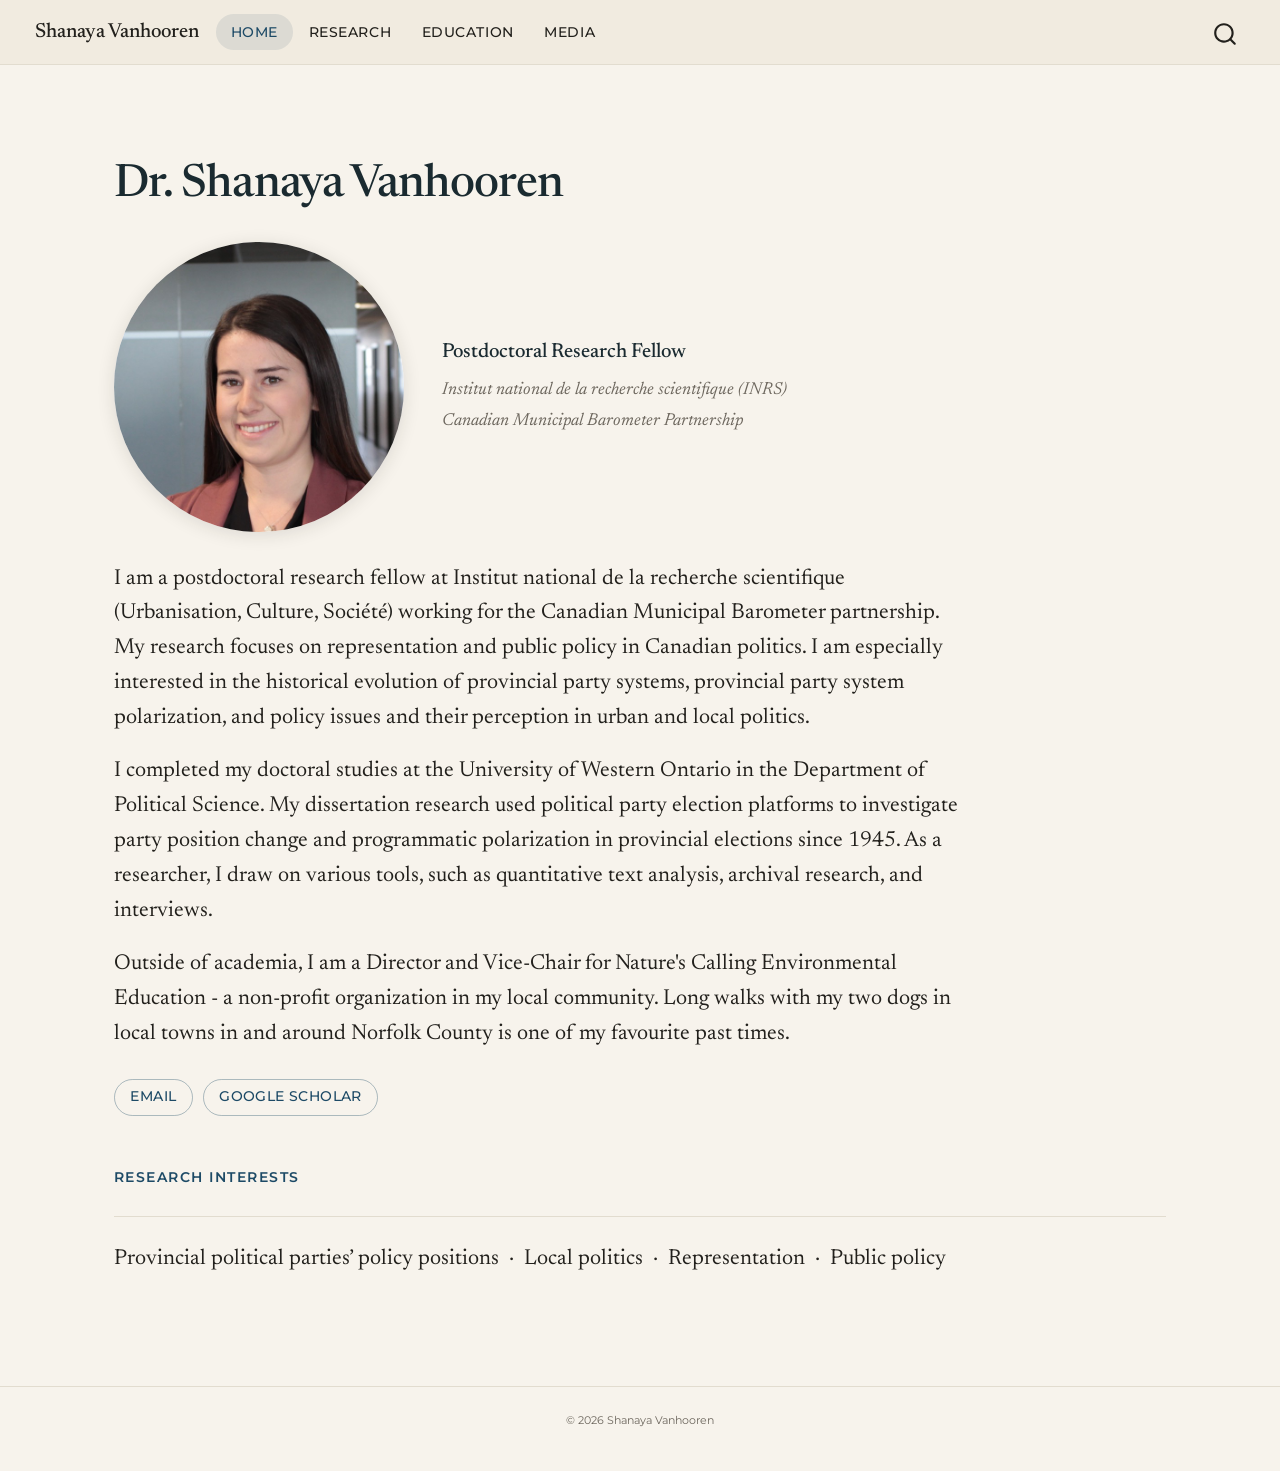
<file: docs/index.html>
<!DOCTYPE html>
<html xmlns="http://www.w3.org/1999/xhtml" lang="en" xml:lang="en"><head>

<meta charset="utf-8">
<meta name="generator" content="quarto-1.9.37">

<meta name="viewport" content="width=device-width, initial-scale=1.0, user-scalable=yes">


<title>Shanaya Vanhooren</title>
<style>
/* Default styles provided by pandoc.
** See https://pandoc.org/MANUAL.html#variables-for-html for config info.
*/
code{white-space: pre-wrap;}
span.smallcaps{font-variant: small-caps;}
div.columns{display: flex; gap: min(4vw, 1.5em);}
div.column{flex: auto; overflow-x: auto;}
div.hanging-indent{margin-left: 1.5em; text-indent: -1.5em;}
ul.task-list{list-style: none;}
ul.task-list li input[type="checkbox"] {
  width: 0.8em;
  margin: 0 0.8em 0.2em -1em; /* quarto-specific, see https://github.com/quarto-dev/quarto-cli/issues/4556 */ 
  vertical-align: middle;
}
</style>


<script src="site_libs/quarto-nav/quarto-nav.js"></script>
<script src="site_libs/quarto-nav/headroom.min.js"></script>
<script src="site_libs/clipboard/clipboard.min.js"></script>
<script src="site_libs/quarto-search/autocomplete.umd.js"></script>
<script src="site_libs/quarto-search/fuse.min.js"></script>
<script src="site_libs/quarto-search/quarto-search.js"></script>
<meta name="quarto:offset" content="./">
<script src="site_libs/quarto-html/quarto.js" type="module"></script>
<script src="site_libs/quarto-html/tabsets/tabsets.js" type="module"></script>
<script src="site_libs/quarto-html/popper.min.js"></script>
<script src="site_libs/quarto-html/tippy.umd.min.js"></script>
<script src="site_libs/quarto-html/anchor.min.js"></script>
<link href="site_libs/quarto-html/tippy.css" rel="stylesheet">
<link href="site_libs/quarto-html/quarto-syntax-highlighting-7f8f88aac4f3542376d5c11b86a4c14d.css" rel="stylesheet" id="quarto-text-highlighting-styles">
<script src="site_libs/bootstrap/bootstrap.min.js"></script>
<link href="site_libs/bootstrap/bootstrap-icons.css" rel="stylesheet">
<link href="site_libs/bootstrap/bootstrap-046c7a64d52c746981b41061ab3e5bde.min.css" rel="stylesheet" append-hash="true" id="quarto-bootstrap" data-mode="light">
<script id="quarto-search-options" type="application/json">{
  "location": "navbar",
  "copy-button": false,
  "collapse-after": 3,
  "panel-placement": "end",
  "type": "overlay",
  "limit": 50,
  "keyboard-shortcut": [
    "f",
    "/",
    "s"
  ],
  "show-item-context": false,
  "language": {
    "search-no-results-text": "No results",
    "search-matching-documents-text": "matching documents",
    "search-copy-link-title": "Copy link to search",
    "search-hide-matches-text": "Hide additional matches",
    "search-more-match-text": "more match in this document",
    "search-more-matches-text": "more matches in this document",
    "search-clear-button-title": "Clear",
    "search-text-placeholder": "",
    "search-detached-cancel-button-title": "Cancel",
    "search-submit-button-title": "Submit",
    "search-label": "Search"
  }
}</script>


</head>

<body class="nav-fixed fullcontent quarto-light">

<div id="quarto-search-results"></div>
  <header id="quarto-header" class="headroom fixed-top">
    <nav class="navbar navbar-expand-lg " data-bs-theme="dark">
      <div class="navbar-container container-fluid">
      <div class="navbar-brand-container mx-auto">
    <a class="navbar-brand" href="./index.html">
    <span class="navbar-title">Shanaya Vanhooren</span>
    </a>
  </div>
            <div id="quarto-search" class="" title="Search"></div>
          <button class="navbar-toggler" type="button" data-bs-toggle="collapse" data-bs-target="#navbarCollapse" aria-controls="navbarCollapse" role="menu" aria-expanded="false" aria-label="Toggle navigation" onclick="if (window.quartoToggleHeadroom) { window.quartoToggleHeadroom(); }">
  <span class="navbar-toggler-icon"></span>
</button>
          <div class="collapse navbar-collapse" id="navbarCollapse">
            <ul class="navbar-nav navbar-nav-scroll me-auto">
  <li class="nav-item">
    <a class="nav-link active" href="./index.html" aria-current="page"> 
<span class="menu-text">Home</span></a>
  </li>  
  <li class="nav-item">
    <a class="nav-link" href="./research.html"> 
<span class="menu-text">Research</span></a>
  </li>  
  <li class="nav-item">
    <a class="nav-link" href="./education.html"> 
<span class="menu-text">Education</span></a>
  </li>  
  <li class="nav-item">
    <a class="nav-link" href="./media.html"> 
<span class="menu-text">Media</span></a>
  </li>  
</ul>
          </div> <!-- /navcollapse -->
            <div class="quarto-navbar-tools">
</div>
      </div> <!-- /container-fluid -->
    </nav>
</header>
<!-- content -->
<div id="quarto-content" class="quarto-container page-columns page-rows-contents page-layout-article page-navbar">
<!-- sidebar -->
<!-- margin-sidebar -->
    
<!-- main -->
<main class="content" id="quarto-document-content"><header id="title-block-header" class="quarto-title-block"></header>




<h1 class="about-name">Dr. Shanaya Vanhooren</h1>

<div class="about-top">
  <img src="profile.jpg" alt="Shanaya Vanhooren">
  <div class="about-position">
    <p class="role">Postdoctoral Research Fellow</p>
    <p class="affil">Institut national de la recherche scientifique (INRS)</p>
    <p class="affil">Canadian Municipal Barometer Partnership</p>
  </div>
</div>

<div class="about-bio">
  <p>
    I am a postdoctoral research fellow at Institut national de la recherche scientifique (Urbanisation, Culture, Société) working for the Canadian Municipal Barometer partnership. My research focuses on representation and public policy in Canadian politics. I am especially interested in the historical evolution of provincial party systems, provincial party system polarization, and policy issues and their perception in urban and local politics.
  </p>
  <p>
    I completed my doctoral studies at the University of Western Ontario in the Department of Political Science. My dissertation research used political party election platforms to investigate party position change and programmatic polarization in provincial elections since 1945. As a researcher, I draw on various tools, such as quantitative text analysis, archival research, and interviews.
  </p>
  <p>
    Outside of academia, I am a Director and Vice-Chair for Nature's Calling Environmental Education - a non-profit organization in my local community. Long walks with my two dogs in local towns in and around Norfolk County is one of my favourite past times.
  </p>
  <div class="contact-links">
    <a href="mailto:shanaya.vanhooren@inrs.ca">Email</a>
    <a href="https://scholar.google.com/citations?user=GF-hc9QAAAAJ&amp;hl=en" target="_blank">Google Scholar</a>
  </div>
</div>
<div class="section-heading">
<p>Research Interests</p>
</div>
<p>Provincial political parties’ policy positions &nbsp;·&nbsp; Local politics &nbsp;·&nbsp; Representation &nbsp;·&nbsp; Public policy</p>



</main> <!-- /main -->
<script id="quarto-html-after-body" type="application/javascript">
  window.document.addEventListener("DOMContentLoaded", function (event) {
    const icon = "";
    const anchorJS = new window.AnchorJS();
    anchorJS.options = {
      placement: 'right',
      icon: icon
    };
    anchorJS.add('.anchored');
    const isCodeAnnotation = (el) => {
      for (const clz of el.classList) {
        if (clz.startsWith('code-annotation-')) {                     
          return true;
        }
      }
      return false;
    }
    const onCopySuccess = function(e) {
      // button target
      const button = e.trigger;
      // don't keep focus
      button.blur();
      // flash "checked"
      button.classList.add('code-copy-button-checked');
      var currentTitle = button.getAttribute("title");
      button.setAttribute("title", "Copied!");
      let tooltip;
      if (window.bootstrap) {
        button.setAttribute("data-bs-toggle", "tooltip");
        button.setAttribute("data-bs-placement", "left");
        button.setAttribute("data-bs-title", "Copied!");
        tooltip = new bootstrap.Tooltip(button, 
          { trigger: "manual", 
            customClass: "code-copy-button-tooltip",
            offset: [0, -8]});
        tooltip.show();    
      }
      setTimeout(function() {
        if (tooltip) {
          tooltip.hide();
          button.removeAttribute("data-bs-title");
          button.removeAttribute("data-bs-toggle");
          button.removeAttribute("data-bs-placement");
        }
        button.setAttribute("title", currentTitle);
        button.classList.remove('code-copy-button-checked');
      }, 1000);
      // clear code selection
      e.clearSelection();
    }
    const getTextToCopy = function(trigger) {
      const outerScaffold = trigger.parentElement.cloneNode(true);
      const codeEl = outerScaffold.querySelector('code');
      for (const childEl of codeEl.children) {
        if (isCodeAnnotation(childEl)) {
          childEl.remove();
        }
      }
      return codeEl.innerText;
    }
    const clipboard = new window.ClipboardJS('.code-copy-button:not([data-in-quarto-modal])', {
      text: getTextToCopy
    });
    clipboard.on('success', onCopySuccess);
    if (window.document.getElementById('quarto-embedded-source-code-modal')) {
      const clipboardModal = new window.ClipboardJS('.code-copy-button[data-in-quarto-modal]', {
        text: getTextToCopy,
        container: window.document.getElementById('quarto-embedded-source-code-modal')
      });
      clipboardModal.on('success', onCopySuccess);
    }
      var localhostRegex = new RegExp(/^(?:http|https):\/\/localhost\:?[0-9]*\//);
      var mailtoRegex = new RegExp(/^mailto:/);
        var filterRegex = new RegExp('/' + window.location.host + '/');
      var isInternal = (href) => {
          return filterRegex.test(href) || localhostRegex.test(href) || mailtoRegex.test(href);
      }
      // Inspect non-navigation links and adorn them if external
     var links = window.document.querySelectorAll('a[href]:not(.nav-link):not(.navbar-brand):not(.toc-action):not(.sidebar-link):not(.sidebar-item-toggle):not(.pagination-link):not(.no-external):not([aria-hidden]):not(.dropdown-item):not(.quarto-navigation-tool):not(.about-link)');
      for (var i=0; i<links.length; i++) {
        const link = links[i];
        if (!isInternal(link.href)) {
          // undo the damage that might have been done by quarto-nav.js in the case of
          // links that we want to consider external
          if (link.dataset.originalHref !== undefined) {
            link.href = link.dataset.originalHref;
          }
            // target, if specified
            link.setAttribute("target", "_blank");
            if (link.getAttribute("rel") === null) {
              link.setAttribute("rel", "noopener");
            }
        }
      }
    function tippyHover(el, contentFn, onTriggerFn, onUntriggerFn) {
      const config = {
        allowHTML: true,
        maxWidth: 500,
        delay: 100,
        arrow: false,
        appendTo: function(el) {
            return el.parentElement;
        },
        interactive: true,
        interactiveBorder: 10,
        theme: 'quarto',
        placement: 'bottom-start',
      };
      if (contentFn) {
        config.content = contentFn;
      }
      if (onTriggerFn) {
        config.onTrigger = onTriggerFn;
      }
      if (onUntriggerFn) {
        config.onUntrigger = onUntriggerFn;
      }
      window.tippy(el, config); 
    }
    const noterefs = window.document.querySelectorAll('a[role="doc-noteref"]');
    for (var i=0; i<noterefs.length; i++) {
      const ref = noterefs[i];
      tippyHover(ref, function() {
        // use id or data attribute instead here
        let href = ref.getAttribute('data-footnote-href') || ref.getAttribute('href');
        try { href = new URL(href).hash; } catch {}
        const id = href.replace(/^#\/?/, "");
        const note = window.document.getElementById(id);
        if (note) {
          return note.innerHTML;
        } else {
          return "";
        }
      });
    }
    const xrefs = window.document.querySelectorAll('a.quarto-xref');
    const processXRef = (id, note) => {
      // Strip column container classes
      const stripColumnClz = (el) => {
        el.classList.remove("page-full", "page-columns");
        if (el.children) {
          for (const child of el.children) {
            stripColumnClz(child);
          }
        }
      }
      stripColumnClz(note)
      if (id === null || id.startsWith('sec-')) {
        // Special case sections, only their first couple elements
        const container = document.createElement("div");
        if (note.children && note.children.length > 2) {
          container.appendChild(note.children[0].cloneNode(true));
          for (let i = 1; i < note.children.length; i++) {
            const child = note.children[i];
            if (child.tagName === "P" && child.innerText === "") {
              continue;
            } else {
              container.appendChild(child.cloneNode(true));
              break;
            }
          }
          if (window.Quarto?.typesetMath) {
            window.Quarto.typesetMath(container);
          }
          return container.innerHTML
        } else {
          if (window.Quarto?.typesetMath) {
            window.Quarto.typesetMath(note);
          }
          return note.innerHTML;
        }
      } else {
        // Remove any anchor links if they are present
        const anchorLink = note.querySelector('a.anchorjs-link');
        if (anchorLink) {
          anchorLink.remove();
        }
        if (window.Quarto?.typesetMath) {
          window.Quarto.typesetMath(note);
        }
        if (note.classList.contains("callout")) {
          return note.outerHTML;
        } else {
          return note.innerHTML;
        }
      }
    }
    for (var i=0; i<xrefs.length; i++) {
      const xref = xrefs[i];
      tippyHover(xref, undefined, function(instance) {
        instance.disable();
        let url = xref.getAttribute('href');
        let hash = undefined; 
        if (url.startsWith('#')) {
          hash = url;
        } else {
          try { hash = new URL(url).hash; } catch {}
        }
        if (hash) {
          const id = hash.replace(/^#\/?/, "");
          const note = window.document.getElementById(id);
          if (note !== null) {
            try {
              const html = processXRef(id, note.cloneNode(true));
              instance.setContent(html);
            } finally {
              instance.enable();
              instance.show();
            }
          } else {
            // See if we can fetch this
            fetch(url.split('#')[0])
            .then(res => res.text())
            .then(html => {
              const parser = new DOMParser();
              const htmlDoc = parser.parseFromString(html, "text/html");
              const note = htmlDoc.getElementById(id);
              if (note !== null) {
                const html = processXRef(id, note);
                instance.setContent(html);
              } 
            }).finally(() => {
              instance.enable();
              instance.show();
            });
          }
        } else {
          // See if we can fetch a full url (with no hash to target)
          // This is a special case and we should probably do some content thinning / targeting
          fetch(url)
          .then(res => res.text())
          .then(html => {
            const parser = new DOMParser();
            const htmlDoc = parser.parseFromString(html, "text/html");
            const note = htmlDoc.querySelector('main.content');
            if (note !== null) {
              // This should only happen for chapter cross references
              // (since there is no id in the URL)
              // remove the first header
              if (note.children.length > 0 && note.children[0].tagName === "HEADER") {
                note.children[0].remove();
              }
              const html = processXRef(null, note);
              instance.setContent(html);
            } 
          }).finally(() => {
            instance.enable();
            instance.show();
          });
        }
      }, function(instance) {
      });
    }
        let selectedAnnoteEl;
        const selectorForAnnotation = ( cell, annotation) => {
          let cellAttr = 'data-code-cell="' + cell + '"';
          let lineAttr = 'data-code-annotation="' +  annotation + '"';
          const selector = 'span[' + cellAttr + '][' + lineAttr + ']';
          return selector;
        }
        const selectCodeLines = (annoteEl) => {
          const doc = window.document;
          const targetCell = annoteEl.getAttribute("data-target-cell");
          const targetAnnotation = annoteEl.getAttribute("data-target-annotation");
          const annoteSpan = window.document.querySelector(selectorForAnnotation(targetCell, targetAnnotation));
          const lines = annoteSpan.getAttribute("data-code-lines").split(",");
          const lineIds = lines.map((line) => {
            return targetCell + "-" + line;
          })
          let top = null;
          let height = null;
          let parent = null;
          if (lineIds.length > 0) {
              //compute the position of the single el (top and bottom and make a div)
              const el = window.document.getElementById(lineIds[0]);
              top = el.offsetTop;
              height = el.offsetHeight;
              parent = el.parentElement.parentElement;
            if (lineIds.length > 1) {
              const lastEl = window.document.getElementById(lineIds[lineIds.length - 1]);
              const bottom = lastEl.offsetTop + lastEl.offsetHeight;
              height = bottom - top;
            }
            if (top !== null && height !== null && parent !== null) {
              // cook up a div (if necessary) and position it 
              let div = window.document.getElementById("code-annotation-line-highlight");
              if (div === null) {
                div = window.document.createElement("div");
                div.setAttribute("id", "code-annotation-line-highlight");
                div.style.position = 'absolute';
                parent.appendChild(div);
              }
              div.style.top = top - 2 + "px";
              div.style.height = height + 4 + "px";
              div.style.left = 0;
              let gutterDiv = window.document.getElementById("code-annotation-line-highlight-gutter");
              if (gutterDiv === null) {
                gutterDiv = window.document.createElement("div");
                gutterDiv.setAttribute("id", "code-annotation-line-highlight-gutter");
                gutterDiv.style.position = 'absolute';
                const codeCell = window.document.getElementById(targetCell);
                const gutter = codeCell.querySelector('.code-annotation-gutter');
                gutter.appendChild(gutterDiv);
              }
              gutterDiv.style.top = top - 2 + "px";
              gutterDiv.style.height = height + 4 + "px";
            }
            selectedAnnoteEl = annoteEl;
          }
        };
        const unselectCodeLines = () => {
          const elementsIds = ["code-annotation-line-highlight", "code-annotation-line-highlight-gutter"];
          elementsIds.forEach((elId) => {
            const div = window.document.getElementById(elId);
            if (div) {
              div.remove();
            }
          });
          selectedAnnoteEl = undefined;
        };
          // Handle positioning of the toggle
      window.addEventListener(
        "resize",
        throttle(() => {
          elRect = undefined;
          if (selectedAnnoteEl) {
            selectCodeLines(selectedAnnoteEl);
          }
        }, 10)
      );
      function throttle(fn, ms) {
      let throttle = false;
      let timer;
        return (...args) => {
          if(!throttle) { // first call gets through
              fn.apply(this, args);
              throttle = true;
          } else { // all the others get throttled
              if(timer) clearTimeout(timer); // cancel #2
              timer = setTimeout(() => {
                fn.apply(this, args);
                timer = throttle = false;
              }, ms);
          }
        };
      }
        // Attach click handler to the DT
        const annoteDls = window.document.querySelectorAll('dt[data-target-cell]');
        for (const annoteDlNode of annoteDls) {
          annoteDlNode.addEventListener('click', (event) => {
            const clickedEl = event.target;
            if (clickedEl !== selectedAnnoteEl) {
              unselectCodeLines();
              const activeEl = window.document.querySelector('dt[data-target-cell].code-annotation-active');
              if (activeEl) {
                activeEl.classList.remove('code-annotation-active');
              }
              selectCodeLines(clickedEl);
              clickedEl.classList.add('code-annotation-active');
            } else {
              // Unselect the line
              unselectCodeLines();
              clickedEl.classList.remove('code-annotation-active');
            }
          });
        }
    const findCites = (el) => {
      const parentEl = el.parentElement;
      if (parentEl) {
        const cites = parentEl.dataset.cites;
        if (cites) {
          return {
            el,
            cites: cites.split(' ')
          };
        } else {
          return findCites(el.parentElement)
        }
      } else {
        return undefined;
      }
    };
    var bibliorefs = window.document.querySelectorAll('a[role="doc-biblioref"]');
    for (var i=0; i<bibliorefs.length; i++) {
      const ref = bibliorefs[i];
      const citeInfo = findCites(ref);
      if (citeInfo) {
        tippyHover(citeInfo.el, function() {
          var popup = window.document.createElement('div');
          citeInfo.cites.forEach(function(cite) {
            var citeDiv = window.document.createElement('div');
            citeDiv.classList.add('hanging-indent');
            citeDiv.classList.add('csl-entry');
            var biblioDiv = window.document.getElementById('ref-' + cite);
            if (biblioDiv) {
              citeDiv.innerHTML = biblioDiv.innerHTML;
            }
            popup.appendChild(citeDiv);
          });
          return popup.innerHTML;
        });
      }
    }
  });
  </script>
</div> <!-- /content -->
<footer class="footer">
  <div class="nav-footer">
    <div class="nav-footer-left">
      &nbsp;
    </div>   
    <div class="nav-footer-center">
<p>© 2026 Shanaya Vanhooren</p>
</div>
    <div class="nav-footer-right">
      &nbsp;
    </div>
  </div>
</footer>




</body></html>
</file>
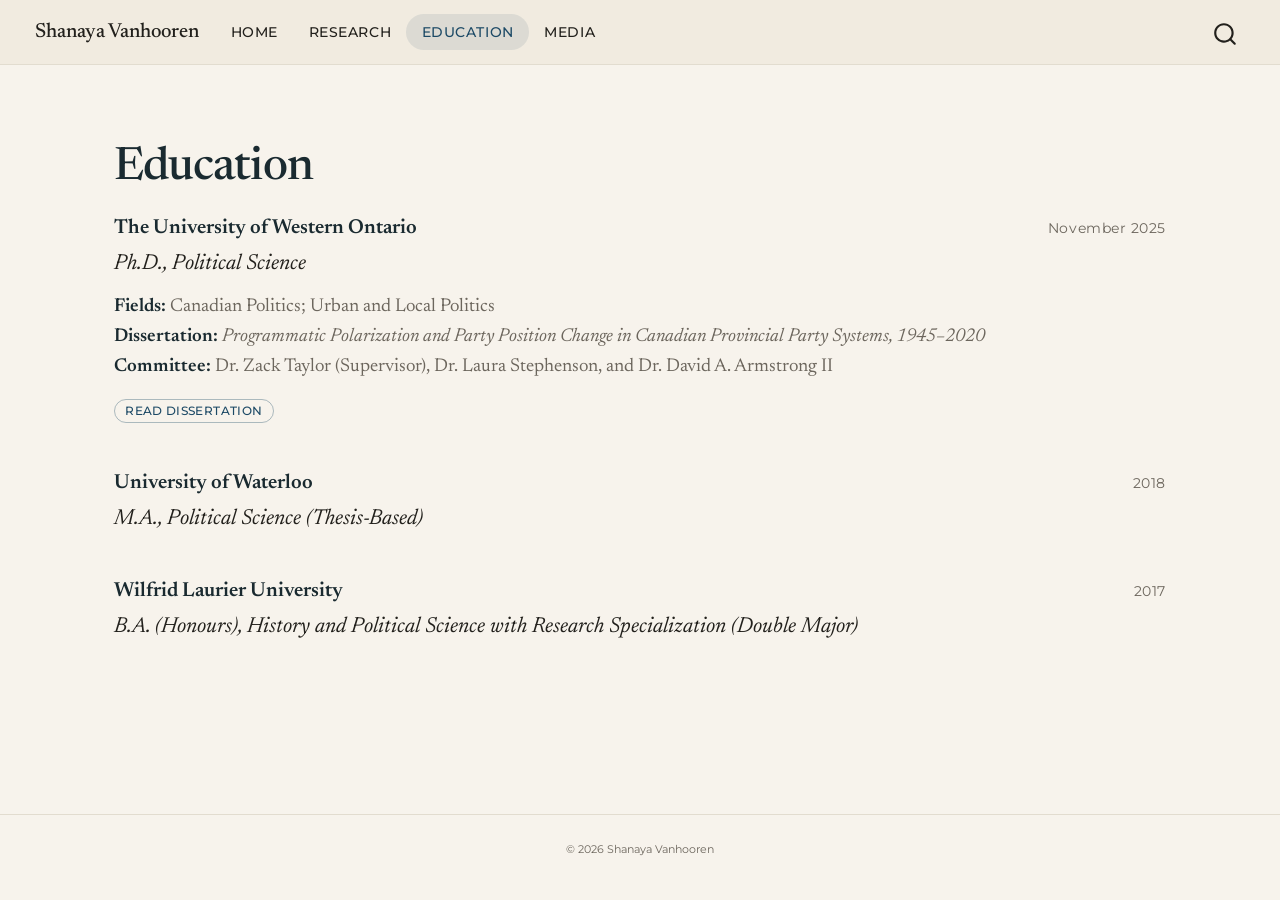
<file: docs/education.html>
<!DOCTYPE html>
<html xmlns="http://www.w3.org/1999/xhtml" lang="en" xml:lang="en"><head>

<meta charset="utf-8">
<meta name="generator" content="quarto-1.9.37">

<meta name="viewport" content="width=device-width, initial-scale=1.0, user-scalable=yes">


<title>Education – Shanaya Vanhooren</title>
<style>
/* Default styles provided by pandoc.
** See https://pandoc.org/MANUAL.html#variables-for-html for config info.
*/
code{white-space: pre-wrap;}
span.smallcaps{font-variant: small-caps;}
div.columns{display: flex; gap: min(4vw, 1.5em);}
div.column{flex: auto; overflow-x: auto;}
div.hanging-indent{margin-left: 1.5em; text-indent: -1.5em;}
ul.task-list{list-style: none;}
ul.task-list li input[type="checkbox"] {
  width: 0.8em;
  margin: 0 0.8em 0.2em -1em; /* quarto-specific, see https://github.com/quarto-dev/quarto-cli/issues/4556 */ 
  vertical-align: middle;
}
</style>


<script src="site_libs/quarto-nav/quarto-nav.js"></script>
<script src="site_libs/quarto-nav/headroom.min.js"></script>
<script src="site_libs/clipboard/clipboard.min.js"></script>
<script src="site_libs/quarto-search/autocomplete.umd.js"></script>
<script src="site_libs/quarto-search/fuse.min.js"></script>
<script src="site_libs/quarto-search/quarto-search.js"></script>
<meta name="quarto:offset" content="./">
<script src="site_libs/quarto-html/quarto.js" type="module"></script>
<script src="site_libs/quarto-html/tabsets/tabsets.js" type="module"></script>
<script src="site_libs/quarto-html/popper.min.js"></script>
<script src="site_libs/quarto-html/tippy.umd.min.js"></script>
<script src="site_libs/quarto-html/anchor.min.js"></script>
<link href="site_libs/quarto-html/tippy.css" rel="stylesheet">
<link href="site_libs/quarto-html/quarto-syntax-highlighting-7f8f88aac4f3542376d5c11b86a4c14d.css" rel="stylesheet" id="quarto-text-highlighting-styles">
<script src="site_libs/bootstrap/bootstrap.min.js"></script>
<link href="site_libs/bootstrap/bootstrap-icons.css" rel="stylesheet">
<link href="site_libs/bootstrap/bootstrap-046c7a64d52c746981b41061ab3e5bde.min.css" rel="stylesheet" append-hash="true" id="quarto-bootstrap" data-mode="light">
<script id="quarto-search-options" type="application/json">{
  "location": "navbar",
  "copy-button": false,
  "collapse-after": 3,
  "panel-placement": "end",
  "type": "overlay",
  "limit": 50,
  "keyboard-shortcut": [
    "f",
    "/",
    "s"
  ],
  "show-item-context": false,
  "language": {
    "search-no-results-text": "No results",
    "search-matching-documents-text": "matching documents",
    "search-copy-link-title": "Copy link to search",
    "search-hide-matches-text": "Hide additional matches",
    "search-more-match-text": "more match in this document",
    "search-more-matches-text": "more matches in this document",
    "search-clear-button-title": "Clear",
    "search-text-placeholder": "",
    "search-detached-cancel-button-title": "Cancel",
    "search-submit-button-title": "Submit",
    "search-label": "Search"
  }
}</script>


</head>

<body class="nav-fixed fullcontent quarto-light">

<div id="quarto-search-results"></div>
  <header id="quarto-header" class="headroom fixed-top">
    <nav class="navbar navbar-expand-lg " data-bs-theme="dark">
      <div class="navbar-container container-fluid">
      <div class="navbar-brand-container mx-auto">
    <a class="navbar-brand" href="./index.html">
    <span class="navbar-title">Shanaya Vanhooren</span>
    </a>
  </div>
            <div id="quarto-search" class="" title="Search"></div>
          <button class="navbar-toggler" type="button" data-bs-toggle="collapse" data-bs-target="#navbarCollapse" aria-controls="navbarCollapse" role="menu" aria-expanded="false" aria-label="Toggle navigation" onclick="if (window.quartoToggleHeadroom) { window.quartoToggleHeadroom(); }">
  <span class="navbar-toggler-icon"></span>
</button>
          <div class="collapse navbar-collapse" id="navbarCollapse">
            <ul class="navbar-nav navbar-nav-scroll me-auto">
  <li class="nav-item">
    <a class="nav-link" href="./index.html"> 
<span class="menu-text">Home</span></a>
  </li>  
  <li class="nav-item">
    <a class="nav-link" href="./research.html"> 
<span class="menu-text">Research</span></a>
  </li>  
  <li class="nav-item">
    <a class="nav-link active" href="./education.html" aria-current="page"> 
<span class="menu-text">Education</span></a>
  </li>  
  <li class="nav-item">
    <a class="nav-link" href="./media.html"> 
<span class="menu-text">Media</span></a>
  </li>  
</ul>
          </div> <!-- /navcollapse -->
            <div class="quarto-navbar-tools">
</div>
      </div> <!-- /container-fluid -->
    </nav>
</header>
<!-- content -->
<div id="quarto-content" class="quarto-container page-columns page-rows-contents page-layout-article page-navbar">
<!-- sidebar -->
<!-- margin-sidebar -->
    
<!-- main -->
<main class="content" id="quarto-document-content">

<header id="title-block-header" class="quarto-title-block default">
<div class="quarto-title">
<h1 class="title">Education</h1>
</div>



<div class="quarto-title-meta">

    
  
    
  </div>
  


</header>


<div class="edu-entry">
  <div class="edu-head">
    <span class="edu-school">The University of Western Ontario</span>
    <span class="edu-year">November 2025</span>
  </div>
  <span class="edu-degree">Ph.D., Political Science</span>
  <div class="edu-detail">
    <span class="edu-label">Fields:</span> Canadian Politics; Urban and Local Politics<br>
    <span class="edu-label">Dissertation:</span> <em>Programmatic Polarization and Party Position Change in Canadian Provincial Party Systems, 1945–2020</em><br>
    <span class="edu-label">Committee:</span> Dr. Zack Taylor (Supervisor), Dr. Laura Stephenson, and Dr. David A. Armstrong II
  </div>
  <div class="edu-links">
    <a href="https://hdl.handle.net/20.500.14721/39192" target="_blank">Read dissertation</a>
  </div>
</div>

<div class="edu-entry">
  <div class="edu-head">
    <span class="edu-school">University of Waterloo</span>
    <span class="edu-year">2018</span>
  </div>
  <span class="edu-degree">M.A., Political Science (Thesis-Based)</span>
</div>

<div class="edu-entry">
  <div class="edu-head">
    <span class="edu-school">Wilfrid Laurier University</span>
    <span class="edu-year">2017</span>
  </div>
  <span class="edu-degree">B.A. (Honours), History and Political Science with Research Specialization (Double Major)</span>
</div>



</main> <!-- /main -->
<script id="quarto-html-after-body" type="application/javascript">
  window.document.addEventListener("DOMContentLoaded", function (event) {
    const icon = "";
    const anchorJS = new window.AnchorJS();
    anchorJS.options = {
      placement: 'right',
      icon: icon
    };
    anchorJS.add('.anchored');
    const isCodeAnnotation = (el) => {
      for (const clz of el.classList) {
        if (clz.startsWith('code-annotation-')) {                     
          return true;
        }
      }
      return false;
    }
    const onCopySuccess = function(e) {
      // button target
      const button = e.trigger;
      // don't keep focus
      button.blur();
      // flash "checked"
      button.classList.add('code-copy-button-checked');
      var currentTitle = button.getAttribute("title");
      button.setAttribute("title", "Copied!");
      let tooltip;
      if (window.bootstrap) {
        button.setAttribute("data-bs-toggle", "tooltip");
        button.setAttribute("data-bs-placement", "left");
        button.setAttribute("data-bs-title", "Copied!");
        tooltip = new bootstrap.Tooltip(button, 
          { trigger: "manual", 
            customClass: "code-copy-button-tooltip",
            offset: [0, -8]});
        tooltip.show();    
      }
      setTimeout(function() {
        if (tooltip) {
          tooltip.hide();
          button.removeAttribute("data-bs-title");
          button.removeAttribute("data-bs-toggle");
          button.removeAttribute("data-bs-placement");
        }
        button.setAttribute("title", currentTitle);
        button.classList.remove('code-copy-button-checked');
      }, 1000);
      // clear code selection
      e.clearSelection();
    }
    const getTextToCopy = function(trigger) {
      const outerScaffold = trigger.parentElement.cloneNode(true);
      const codeEl = outerScaffold.querySelector('code');
      for (const childEl of codeEl.children) {
        if (isCodeAnnotation(childEl)) {
          childEl.remove();
        }
      }
      return codeEl.innerText;
    }
    const clipboard = new window.ClipboardJS('.code-copy-button:not([data-in-quarto-modal])', {
      text: getTextToCopy
    });
    clipboard.on('success', onCopySuccess);
    if (window.document.getElementById('quarto-embedded-source-code-modal')) {
      const clipboardModal = new window.ClipboardJS('.code-copy-button[data-in-quarto-modal]', {
        text: getTextToCopy,
        container: window.document.getElementById('quarto-embedded-source-code-modal')
      });
      clipboardModal.on('success', onCopySuccess);
    }
      var localhostRegex = new RegExp(/^(?:http|https):\/\/localhost\:?[0-9]*\//);
      var mailtoRegex = new RegExp(/^mailto:/);
        var filterRegex = new RegExp('/' + window.location.host + '/');
      var isInternal = (href) => {
          return filterRegex.test(href) || localhostRegex.test(href) || mailtoRegex.test(href);
      }
      // Inspect non-navigation links and adorn them if external
     var links = window.document.querySelectorAll('a[href]:not(.nav-link):not(.navbar-brand):not(.toc-action):not(.sidebar-link):not(.sidebar-item-toggle):not(.pagination-link):not(.no-external):not([aria-hidden]):not(.dropdown-item):not(.quarto-navigation-tool):not(.about-link)');
      for (var i=0; i<links.length; i++) {
        const link = links[i];
        if (!isInternal(link.href)) {
          // undo the damage that might have been done by quarto-nav.js in the case of
          // links that we want to consider external
          if (link.dataset.originalHref !== undefined) {
            link.href = link.dataset.originalHref;
          }
            // target, if specified
            link.setAttribute("target", "_blank");
            if (link.getAttribute("rel") === null) {
              link.setAttribute("rel", "noopener");
            }
        }
      }
    function tippyHover(el, contentFn, onTriggerFn, onUntriggerFn) {
      const config = {
        allowHTML: true,
        maxWidth: 500,
        delay: 100,
        arrow: false,
        appendTo: function(el) {
            return el.parentElement;
        },
        interactive: true,
        interactiveBorder: 10,
        theme: 'quarto',
        placement: 'bottom-start',
      };
      if (contentFn) {
        config.content = contentFn;
      }
      if (onTriggerFn) {
        config.onTrigger = onTriggerFn;
      }
      if (onUntriggerFn) {
        config.onUntrigger = onUntriggerFn;
      }
      window.tippy(el, config); 
    }
    const noterefs = window.document.querySelectorAll('a[role="doc-noteref"]');
    for (var i=0; i<noterefs.length; i++) {
      const ref = noterefs[i];
      tippyHover(ref, function() {
        // use id or data attribute instead here
        let href = ref.getAttribute('data-footnote-href') || ref.getAttribute('href');
        try { href = new URL(href).hash; } catch {}
        const id = href.replace(/^#\/?/, "");
        const note = window.document.getElementById(id);
        if (note) {
          return note.innerHTML;
        } else {
          return "";
        }
      });
    }
    const xrefs = window.document.querySelectorAll('a.quarto-xref');
    const processXRef = (id, note) => {
      // Strip column container classes
      const stripColumnClz = (el) => {
        el.classList.remove("page-full", "page-columns");
        if (el.children) {
          for (const child of el.children) {
            stripColumnClz(child);
          }
        }
      }
      stripColumnClz(note)
      if (id === null || id.startsWith('sec-')) {
        // Special case sections, only their first couple elements
        const container = document.createElement("div");
        if (note.children && note.children.length > 2) {
          container.appendChild(note.children[0].cloneNode(true));
          for (let i = 1; i < note.children.length; i++) {
            const child = note.children[i];
            if (child.tagName === "P" && child.innerText === "") {
              continue;
            } else {
              container.appendChild(child.cloneNode(true));
              break;
            }
          }
          if (window.Quarto?.typesetMath) {
            window.Quarto.typesetMath(container);
          }
          return container.innerHTML
        } else {
          if (window.Quarto?.typesetMath) {
            window.Quarto.typesetMath(note);
          }
          return note.innerHTML;
        }
      } else {
        // Remove any anchor links if they are present
        const anchorLink = note.querySelector('a.anchorjs-link');
        if (anchorLink) {
          anchorLink.remove();
        }
        if (window.Quarto?.typesetMath) {
          window.Quarto.typesetMath(note);
        }
        if (note.classList.contains("callout")) {
          return note.outerHTML;
        } else {
          return note.innerHTML;
        }
      }
    }
    for (var i=0; i<xrefs.length; i++) {
      const xref = xrefs[i];
      tippyHover(xref, undefined, function(instance) {
        instance.disable();
        let url = xref.getAttribute('href');
        let hash = undefined; 
        if (url.startsWith('#')) {
          hash = url;
        } else {
          try { hash = new URL(url).hash; } catch {}
        }
        if (hash) {
          const id = hash.replace(/^#\/?/, "");
          const note = window.document.getElementById(id);
          if (note !== null) {
            try {
              const html = processXRef(id, note.cloneNode(true));
              instance.setContent(html);
            } finally {
              instance.enable();
              instance.show();
            }
          } else {
            // See if we can fetch this
            fetch(url.split('#')[0])
            .then(res => res.text())
            .then(html => {
              const parser = new DOMParser();
              const htmlDoc = parser.parseFromString(html, "text/html");
              const note = htmlDoc.getElementById(id);
              if (note !== null) {
                const html = processXRef(id, note);
                instance.setContent(html);
              } 
            }).finally(() => {
              instance.enable();
              instance.show();
            });
          }
        } else {
          // See if we can fetch a full url (with no hash to target)
          // This is a special case and we should probably do some content thinning / targeting
          fetch(url)
          .then(res => res.text())
          .then(html => {
            const parser = new DOMParser();
            const htmlDoc = parser.parseFromString(html, "text/html");
            const note = htmlDoc.querySelector('main.content');
            if (note !== null) {
              // This should only happen for chapter cross references
              // (since there is no id in the URL)
              // remove the first header
              if (note.children.length > 0 && note.children[0].tagName === "HEADER") {
                note.children[0].remove();
              }
              const html = processXRef(null, note);
              instance.setContent(html);
            } 
          }).finally(() => {
            instance.enable();
            instance.show();
          });
        }
      }, function(instance) {
      });
    }
        let selectedAnnoteEl;
        const selectorForAnnotation = ( cell, annotation) => {
          let cellAttr = 'data-code-cell="' + cell + '"';
          let lineAttr = 'data-code-annotation="' +  annotation + '"';
          const selector = 'span[' + cellAttr + '][' + lineAttr + ']';
          return selector;
        }
        const selectCodeLines = (annoteEl) => {
          const doc = window.document;
          const targetCell = annoteEl.getAttribute("data-target-cell");
          const targetAnnotation = annoteEl.getAttribute("data-target-annotation");
          const annoteSpan = window.document.querySelector(selectorForAnnotation(targetCell, targetAnnotation));
          const lines = annoteSpan.getAttribute("data-code-lines").split(",");
          const lineIds = lines.map((line) => {
            return targetCell + "-" + line;
          })
          let top = null;
          let height = null;
          let parent = null;
          if (lineIds.length > 0) {
              //compute the position of the single el (top and bottom and make a div)
              const el = window.document.getElementById(lineIds[0]);
              top = el.offsetTop;
              height = el.offsetHeight;
              parent = el.parentElement.parentElement;
            if (lineIds.length > 1) {
              const lastEl = window.document.getElementById(lineIds[lineIds.length - 1]);
              const bottom = lastEl.offsetTop + lastEl.offsetHeight;
              height = bottom - top;
            }
            if (top !== null && height !== null && parent !== null) {
              // cook up a div (if necessary) and position it 
              let div = window.document.getElementById("code-annotation-line-highlight");
              if (div === null) {
                div = window.document.createElement("div");
                div.setAttribute("id", "code-annotation-line-highlight");
                div.style.position = 'absolute';
                parent.appendChild(div);
              }
              div.style.top = top - 2 + "px";
              div.style.height = height + 4 + "px";
              div.style.left = 0;
              let gutterDiv = window.document.getElementById("code-annotation-line-highlight-gutter");
              if (gutterDiv === null) {
                gutterDiv = window.document.createElement("div");
                gutterDiv.setAttribute("id", "code-annotation-line-highlight-gutter");
                gutterDiv.style.position = 'absolute';
                const codeCell = window.document.getElementById(targetCell);
                const gutter = codeCell.querySelector('.code-annotation-gutter');
                gutter.appendChild(gutterDiv);
              }
              gutterDiv.style.top = top - 2 + "px";
              gutterDiv.style.height = height + 4 + "px";
            }
            selectedAnnoteEl = annoteEl;
          }
        };
        const unselectCodeLines = () => {
          const elementsIds = ["code-annotation-line-highlight", "code-annotation-line-highlight-gutter"];
          elementsIds.forEach((elId) => {
            const div = window.document.getElementById(elId);
            if (div) {
              div.remove();
            }
          });
          selectedAnnoteEl = undefined;
        };
          // Handle positioning of the toggle
      window.addEventListener(
        "resize",
        throttle(() => {
          elRect = undefined;
          if (selectedAnnoteEl) {
            selectCodeLines(selectedAnnoteEl);
          }
        }, 10)
      );
      function throttle(fn, ms) {
      let throttle = false;
      let timer;
        return (...args) => {
          if(!throttle) { // first call gets through
              fn.apply(this, args);
              throttle = true;
          } else { // all the others get throttled
              if(timer) clearTimeout(timer); // cancel #2
              timer = setTimeout(() => {
                fn.apply(this, args);
                timer = throttle = false;
              }, ms);
          }
        };
      }
        // Attach click handler to the DT
        const annoteDls = window.document.querySelectorAll('dt[data-target-cell]');
        for (const annoteDlNode of annoteDls) {
          annoteDlNode.addEventListener('click', (event) => {
            const clickedEl = event.target;
            if (clickedEl !== selectedAnnoteEl) {
              unselectCodeLines();
              const activeEl = window.document.querySelector('dt[data-target-cell].code-annotation-active');
              if (activeEl) {
                activeEl.classList.remove('code-annotation-active');
              }
              selectCodeLines(clickedEl);
              clickedEl.classList.add('code-annotation-active');
            } else {
              // Unselect the line
              unselectCodeLines();
              clickedEl.classList.remove('code-annotation-active');
            }
          });
        }
    const findCites = (el) => {
      const parentEl = el.parentElement;
      if (parentEl) {
        const cites = parentEl.dataset.cites;
        if (cites) {
          return {
            el,
            cites: cites.split(' ')
          };
        } else {
          return findCites(el.parentElement)
        }
      } else {
        return undefined;
      }
    };
    var bibliorefs = window.document.querySelectorAll('a[role="doc-biblioref"]');
    for (var i=0; i<bibliorefs.length; i++) {
      const ref = bibliorefs[i];
      const citeInfo = findCites(ref);
      if (citeInfo) {
        tippyHover(citeInfo.el, function() {
          var popup = window.document.createElement('div');
          citeInfo.cites.forEach(function(cite) {
            var citeDiv = window.document.createElement('div');
            citeDiv.classList.add('hanging-indent');
            citeDiv.classList.add('csl-entry');
            var biblioDiv = window.document.getElementById('ref-' + cite);
            if (biblioDiv) {
              citeDiv.innerHTML = biblioDiv.innerHTML;
            }
            popup.appendChild(citeDiv);
          });
          return popup.innerHTML;
        });
      }
    }
  });
  </script>
</div> <!-- /content -->
<footer class="footer">
  <div class="nav-footer">
    <div class="nav-footer-left">
      &nbsp;
    </div>   
    <div class="nav-footer-center">
<p>© 2026 Shanaya Vanhooren</p>
</div>
    <div class="nav-footer-right">
      &nbsp;
    </div>
  </div>
</footer>




</body></html>
</file>
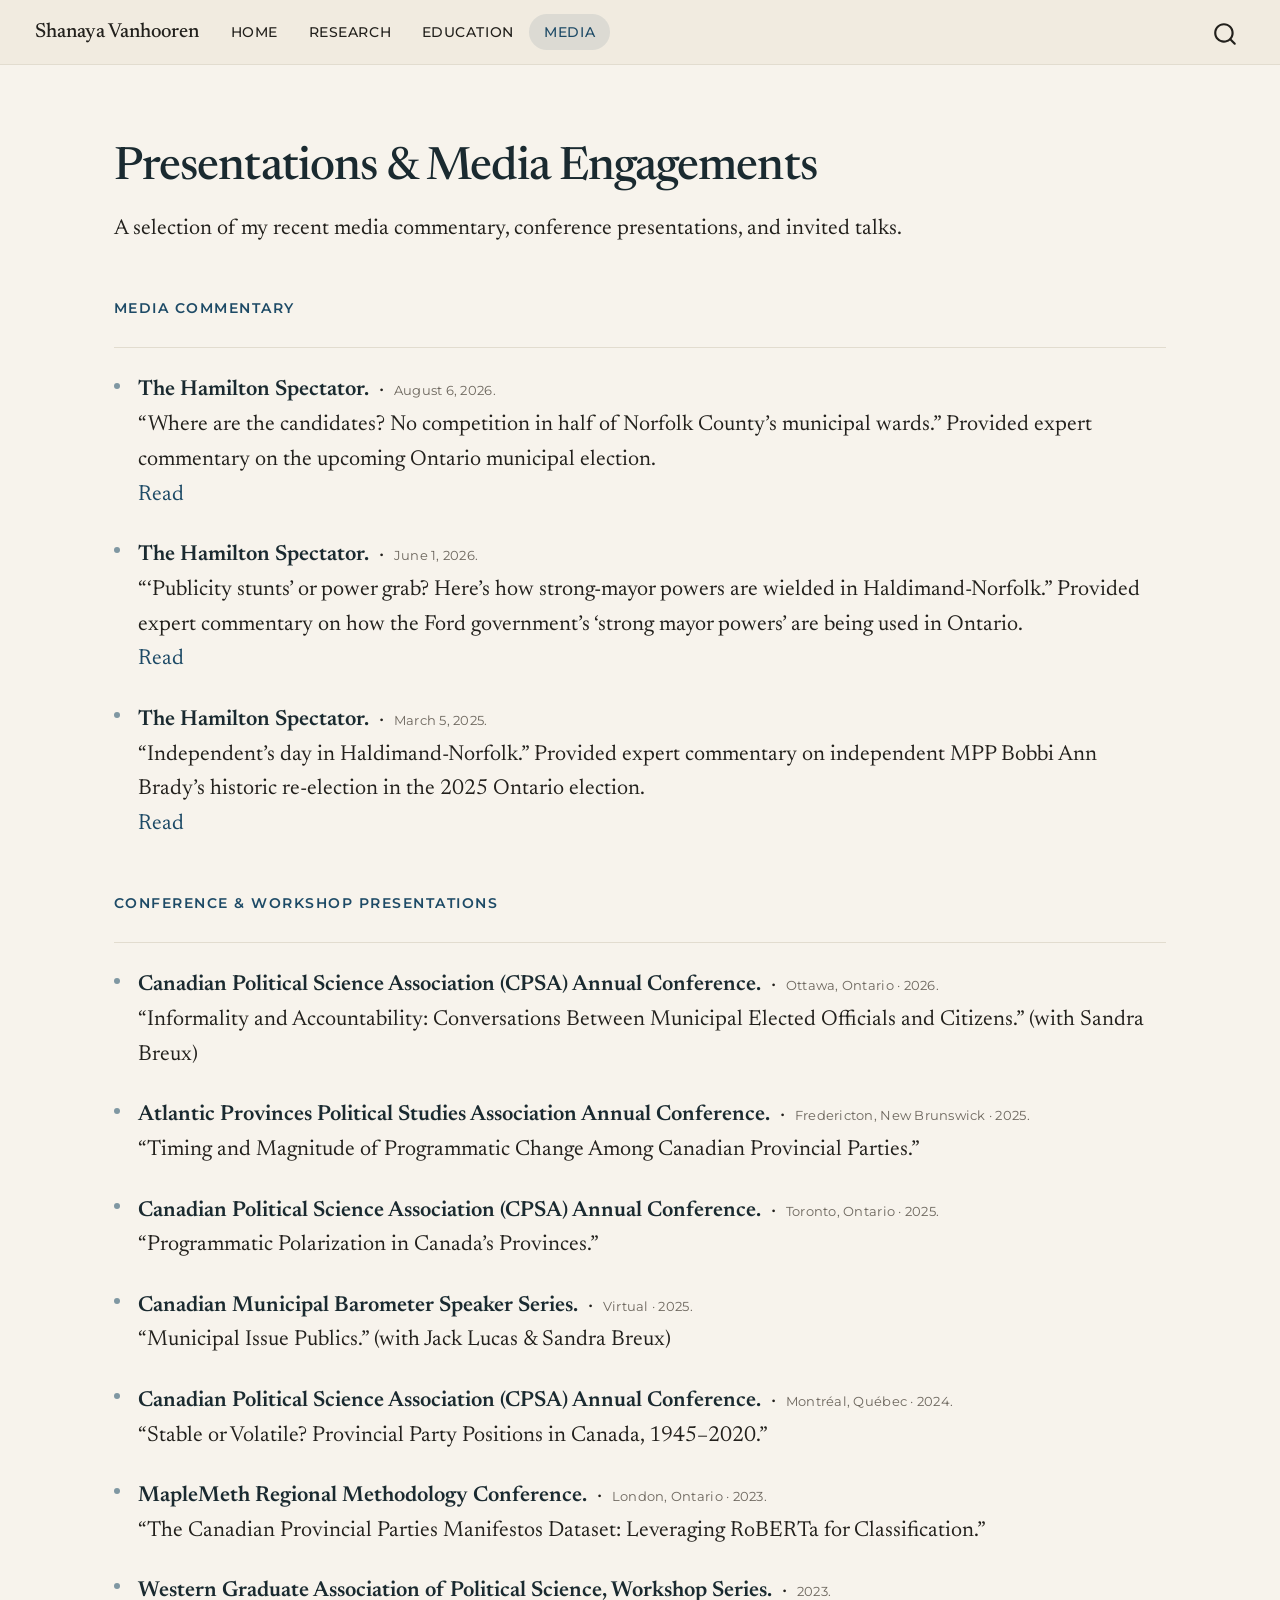
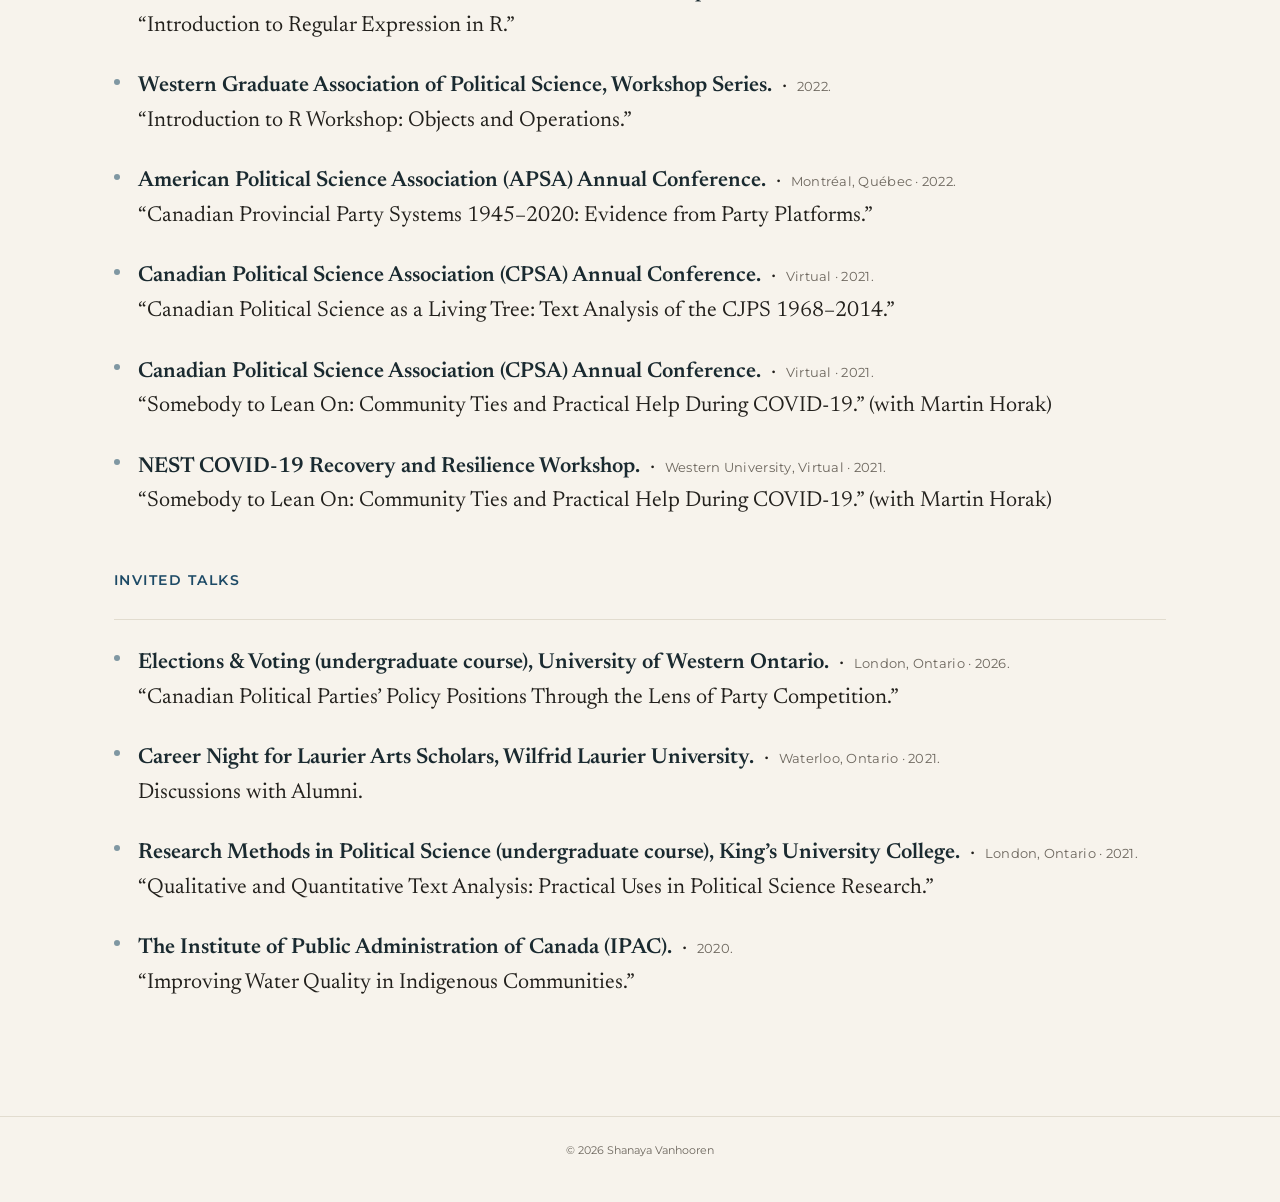
<file: docs/media.html>
<!DOCTYPE html>
<html xmlns="http://www.w3.org/1999/xhtml" lang="en" xml:lang="en"><head>

<meta charset="utf-8">
<meta name="generator" content="quarto-1.9.37">

<meta name="viewport" content="width=device-width, initial-scale=1.0, user-scalable=yes">


<title>Presentations &amp; Media Engagements – Shanaya Vanhooren</title>
<style>
/* Default styles provided by pandoc.
** See https://pandoc.org/MANUAL.html#variables-for-html for config info.
*/
code{white-space: pre-wrap;}
span.smallcaps{font-variant: small-caps;}
div.columns{display: flex; gap: min(4vw, 1.5em);}
div.column{flex: auto; overflow-x: auto;}
div.hanging-indent{margin-left: 1.5em; text-indent: -1.5em;}
ul.task-list{list-style: none;}
ul.task-list li input[type="checkbox"] {
  width: 0.8em;
  margin: 0 0.8em 0.2em -1em; /* quarto-specific, see https://github.com/quarto-dev/quarto-cli/issues/4556 */ 
  vertical-align: middle;
}
</style>


<script src="site_libs/quarto-nav/quarto-nav.js"></script>
<script src="site_libs/quarto-nav/headroom.min.js"></script>
<script src="site_libs/clipboard/clipboard.min.js"></script>
<script src="site_libs/quarto-search/autocomplete.umd.js"></script>
<script src="site_libs/quarto-search/fuse.min.js"></script>
<script src="site_libs/quarto-search/quarto-search.js"></script>
<meta name="quarto:offset" content="./">
<script src="site_libs/quarto-html/quarto.js" type="module"></script>
<script src="site_libs/quarto-html/tabsets/tabsets.js" type="module"></script>
<script src="site_libs/quarto-html/popper.min.js"></script>
<script src="site_libs/quarto-html/tippy.umd.min.js"></script>
<script src="site_libs/quarto-html/anchor.min.js"></script>
<link href="site_libs/quarto-html/tippy.css" rel="stylesheet">
<link href="site_libs/quarto-html/quarto-syntax-highlighting-7f8f88aac4f3542376d5c11b86a4c14d.css" rel="stylesheet" id="quarto-text-highlighting-styles">
<script src="site_libs/bootstrap/bootstrap.min.js"></script>
<link href="site_libs/bootstrap/bootstrap-icons.css" rel="stylesheet">
<link href="site_libs/bootstrap/bootstrap-4c466b19fba875dd90f215efed5b96f1.min.css" rel="stylesheet" append-hash="true" id="quarto-bootstrap" data-mode="light">
<script id="quarto-search-options" type="application/json">{
  "location": "navbar",
  "copy-button": false,
  "collapse-after": 3,
  "panel-placement": "end",
  "type": "overlay",
  "limit": 50,
  "keyboard-shortcut": [
    "f",
    "/",
    "s"
  ],
  "show-item-context": false,
  "language": {
    "search-no-results-text": "No results",
    "search-matching-documents-text": "matching documents",
    "search-copy-link-title": "Copy link to search",
    "search-hide-matches-text": "Hide additional matches",
    "search-more-match-text": "more match in this document",
    "search-more-matches-text": "more matches in this document",
    "search-clear-button-title": "Clear",
    "search-text-placeholder": "",
    "search-detached-cancel-button-title": "Cancel",
    "search-submit-button-title": "Submit",
    "search-label": "Search"
  }
}</script>


</head>

<body class="nav-fixed fullcontent quarto-light">

<div id="quarto-search-results"></div>
  <header id="quarto-header" class="headroom fixed-top">
    <nav class="navbar navbar-expand-lg " data-bs-theme="dark">
      <div class="navbar-container container-fluid">
      <div class="navbar-brand-container mx-auto">
    <a class="navbar-brand" href="./index.html">
    <span class="navbar-title">Shanaya Vanhooren</span>
    </a>
  </div>
            <div id="quarto-search" class="" title="Search"></div>
          <button class="navbar-toggler" type="button" data-bs-toggle="collapse" data-bs-target="#navbarCollapse" aria-controls="navbarCollapse" role="menu" aria-expanded="false" aria-label="Toggle navigation" onclick="if (window.quartoToggleHeadroom) { window.quartoToggleHeadroom(); }">
  <span class="navbar-toggler-icon"></span>
</button>
          <div class="collapse navbar-collapse" id="navbarCollapse">
            <ul class="navbar-nav navbar-nav-scroll me-auto">
  <li class="nav-item">
    <a class="nav-link" href="./index.html"> 
<span class="menu-text">Home</span></a>
  </li>  
  <li class="nav-item">
    <a class="nav-link" href="./research.html"> 
<span class="menu-text">Research</span></a>
  </li>  
  <li class="nav-item">
    <a class="nav-link" href="./education.html"> 
<span class="menu-text">Education</span></a>
  </li>  
  <li class="nav-item">
    <a class="nav-link active" href="./media.html" aria-current="page"> 
<span class="menu-text">Media</span></a>
  </li>  
</ul>
          </div> <!-- /navcollapse -->
            <div class="quarto-navbar-tools">
</div>
      </div> <!-- /container-fluid -->
    </nav>
</header>
<!-- content -->
<div id="quarto-content" class="quarto-container page-columns page-rows-contents page-layout-article page-navbar">
<!-- sidebar -->
<!-- margin-sidebar -->
    
<!-- main -->
<main class="content" id="quarto-document-content">

<header id="title-block-header" class="quarto-title-block default">
<div class="quarto-title">
<h1 class="title">Presentations &amp; Media Engagements</h1>
</div>



<div class="quarto-title-meta">

    
  
    
  </div>
  


</header>


<p>A selection of my recent media commentary, conference presentations, and invited talks.</p>
<div class="section-heading">
<p>Media Commentary</p>
</div>
<div class="media-entry">
<p><span class="media-outlet">The Hamilton Spectator.</span> &nbsp;·&nbsp; <span class="media-date">August 6, 2026.</span><br> “Where are the candidates? No competition in half of Norfolk County’s municipal wards.” Provided expert commentary on the upcoming Ontario municipal election.<br> <a href="https://www.thespec.com/news/municipal-elections/no-competition-for-council-in-half-of-norfolk-countys-wards/article_a2ac6fe7-1568-552b-af3d-64da57b09d4b.html">Read</a></p>
</div>
<div class="media-entry">
<p><span class="media-outlet">The Hamilton Spectator.</span> &nbsp;·&nbsp; <span class="media-date">June 1, 2026.</span><br> “‘Publicity stunts’ or power grab? Here’s how strong-mayor powers are wielded in Haldimand-Norfolk.” Provided expert commentary on how the Ford government’s ‘strong mayor powers’ are being used in Ontario.<br> <a href="https://www.thespec.com/gift-redeem?t=406066a9-a417-4834-9576-8a9782bcab5b">Read</a></p>
</div>
<div class="media-entry">
<p><span class="media-outlet">The Hamilton Spectator.</span> &nbsp;·&nbsp; <span class="media-date">March 5, 2025.</span><br> “Independent’s day in Haldimand-Norfolk.” Provided expert commentary on independent MPP Bobbi Ann Brady’s historic re-election in the 2025 Ontario election.<br> <a href="https://www.thespec.com/politics/provincial-elections/independents-day-in-haldimand-norfolk-as-bobbi-ann-brady-celebrates-blowout-win/article_d3f4f088-e3db-5e69-86aa-f5d8a6966298.html">Read</a></p>
</div>
<div class="section-heading">
<p>Conference &amp; Workshop Presentations</p>
</div>
<div class="media-entry">
<p><span class="media-outlet">Canadian Political Science Association (CPSA) Annual Conference.</span> &nbsp;·&nbsp; <span class="media-date">Ottawa, Ontario · 2026.</span><br> “Informality and Accountability: Conversations Between Municipal Elected Officials and Citizens.” (with Sandra Breux)</p>
</div>
<div class="media-entry">
<p><span class="media-outlet">Atlantic Provinces Political Studies Association Annual Conference.</span> &nbsp;·&nbsp; <span class="media-date">Fredericton, New Brunswick · 2025.</span><br> “Timing and Magnitude of Programmatic Change Among Canadian Provincial Parties.”</p>
</div>
<div class="media-entry">
<p><span class="media-outlet">Canadian Political Science Association (CPSA) Annual Conference.</span> &nbsp;·&nbsp; <span class="media-date">Toronto, Ontario · 2025.</span><br> “Programmatic Polarization in Canada’s Provinces.”</p>
</div>
<div class="media-entry">
<p><span class="media-outlet">Canadian Municipal Barometer Speaker Series.</span> &nbsp;·&nbsp; <span class="media-date">Virtual · 2025.</span><br> “Municipal Issue Publics.” (with Jack Lucas &amp; Sandra Breux)</p>
</div>
<div class="media-entry">
<p><span class="media-outlet">Canadian Political Science Association (CPSA) Annual Conference.</span> &nbsp;·&nbsp; <span class="media-date">Montréal, Québec · 2024.</span><br> “Stable or Volatile? Provincial Party Positions in Canada, 1945–2020.”</p>
</div>
<div class="media-entry">
<p><span class="media-outlet">MapleMeth Regional Methodology Conference.</span> &nbsp;·&nbsp; <span class="media-date">London, Ontario · 2023.</span><br> “The Canadian Provincial Parties Manifestos Dataset: Leveraging RoBERTa for Classification.”</p>
</div>
<div class="media-entry">
<p><span class="media-outlet">Western Graduate Association of Political Science, Workshop Series.</span> &nbsp;·&nbsp; <span class="media-date">2023.</span><br> “Introduction to Regular Expression in R.”</p>
</div>
<div class="media-entry">
<p><span class="media-outlet">Western Graduate Association of Political Science, Workshop Series.</span> &nbsp;·&nbsp; <span class="media-date">2022.</span><br> “Introduction to R Workshop: Objects and Operations.”</p>
</div>
<div class="media-entry">
<p><span class="media-outlet">American Political Science Association (APSA) Annual Conference.</span> &nbsp;·&nbsp; <span class="media-date">Montréal, Québec · 2022.</span><br> “Canadian Provincial Party Systems 1945–2020: Evidence from Party Platforms.”</p>
</div>
<div class="media-entry">
<p><span class="media-outlet">Canadian Political Science Association (CPSA) Annual Conference.</span> &nbsp;·&nbsp; <span class="media-date">Virtual · 2021.</span><br> “Canadian Political Science as a Living Tree: Text Analysis of the CJPS 1968–2014.”</p>
</div>
<div class="media-entry">
<p><span class="media-outlet">Canadian Political Science Association (CPSA) Annual Conference.</span> &nbsp;·&nbsp; <span class="media-date">Virtual · 2021.</span><br> “Somebody to Lean On: Community Ties and Practical Help During COVID-19.” (with Martin Horak)</p>
</div>
<div class="media-entry">
<p><span class="media-outlet">NEST COVID-19 Recovery and Resilience Workshop.</span> &nbsp;·&nbsp; <span class="media-date">Western University, Virtual · 2021.</span><br> “Somebody to Lean On: Community Ties and Practical Help During COVID-19.” (with Martin Horak)</p>
</div>
<div class="section-heading">
<p>Invited Talks</p>
</div>
<div class="media-entry">
<p><span class="media-outlet">Elections &amp; Voting (undergraduate course), University of Western Ontario.</span> &nbsp;·&nbsp; <span class="media-date">London, Ontario · 2026.</span><br> “Canadian Political Parties’ Policy Positions Through the Lens of Party Competition.”</p>
</div>
<div class="media-entry">
<p><span class="media-outlet">Career Night for Laurier Arts Scholars, Wilfrid Laurier University.</span> &nbsp;·&nbsp; <span class="media-date">Waterloo, Ontario · 2021.</span><br> Discussions with Alumni.</p>
</div>
<div class="media-entry">
<p><span class="media-outlet">Research Methods in Political Science (undergraduate course), King’s University College.</span> &nbsp;·&nbsp; <span class="media-date">London, Ontario · 2021.</span><br> “Qualitative and Quantitative Text Analysis: Practical Uses in Political Science Research.”</p>
</div>
<div class="media-entry">
<p><span class="media-outlet">The Institute of Public Administration of Canada (IPAC).</span> &nbsp;·&nbsp; <span class="media-date">2020.</span><br> “Improving Water Quality in Indigenous Communities.”</p>
</div>



</main> <!-- /main -->
<script id="quarto-html-after-body" type="application/javascript">
  window.document.addEventListener("DOMContentLoaded", function (event) {
    const icon = "";
    const anchorJS = new window.AnchorJS();
    anchorJS.options = {
      placement: 'right',
      icon: icon
    };
    anchorJS.add('.anchored');
    const isCodeAnnotation = (el) => {
      for (const clz of el.classList) {
        if (clz.startsWith('code-annotation-')) {                     
          return true;
        }
      }
      return false;
    }
    const onCopySuccess = function(e) {
      // button target
      const button = e.trigger;
      // don't keep focus
      button.blur();
      // flash "checked"
      button.classList.add('code-copy-button-checked');
      var currentTitle = button.getAttribute("title");
      button.setAttribute("title", "Copied!");
      let tooltip;
      if (window.bootstrap) {
        button.setAttribute("data-bs-toggle", "tooltip");
        button.setAttribute("data-bs-placement", "left");
        button.setAttribute("data-bs-title", "Copied!");
        tooltip = new bootstrap.Tooltip(button, 
          { trigger: "manual", 
            customClass: "code-copy-button-tooltip",
            offset: [0, -8]});
        tooltip.show();    
      }
      setTimeout(function() {
        if (tooltip) {
          tooltip.hide();
          button.removeAttribute("data-bs-title");
          button.removeAttribute("data-bs-toggle");
          button.removeAttribute("data-bs-placement");
        }
        button.setAttribute("title", currentTitle);
        button.classList.remove('code-copy-button-checked');
      }, 1000);
      // clear code selection
      e.clearSelection();
    }
    const getTextToCopy = function(trigger) {
      const outerScaffold = trigger.parentElement.cloneNode(true);
      const codeEl = outerScaffold.querySelector('code');
      for (const childEl of codeEl.children) {
        if (isCodeAnnotation(childEl)) {
          childEl.remove();
        }
      }
      return codeEl.innerText;
    }
    const clipboard = new window.ClipboardJS('.code-copy-button:not([data-in-quarto-modal])', {
      text: getTextToCopy
    });
    clipboard.on('success', onCopySuccess);
    if (window.document.getElementById('quarto-embedded-source-code-modal')) {
      const clipboardModal = new window.ClipboardJS('.code-copy-button[data-in-quarto-modal]', {
        text: getTextToCopy,
        container: window.document.getElementById('quarto-embedded-source-code-modal')
      });
      clipboardModal.on('success', onCopySuccess);
    }
      var localhostRegex = new RegExp(/^(?:http|https):\/\/localhost\:?[0-9]*\//);
      var mailtoRegex = new RegExp(/^mailto:/);
        var filterRegex = new RegExp('/' + window.location.host + '/');
      var isInternal = (href) => {
          return filterRegex.test(href) || localhostRegex.test(href) || mailtoRegex.test(href);
      }
      // Inspect non-navigation links and adorn them if external
     var links = window.document.querySelectorAll('a[href]:not(.nav-link):not(.navbar-brand):not(.toc-action):not(.sidebar-link):not(.sidebar-item-toggle):not(.pagination-link):not(.no-external):not([aria-hidden]):not(.dropdown-item):not(.quarto-navigation-tool):not(.about-link)');
      for (var i=0; i<links.length; i++) {
        const link = links[i];
        if (!isInternal(link.href)) {
          // undo the damage that might have been done by quarto-nav.js in the case of
          // links that we want to consider external
          if (link.dataset.originalHref !== undefined) {
            link.href = link.dataset.originalHref;
          }
            // target, if specified
            link.setAttribute("target", "_blank");
            if (link.getAttribute("rel") === null) {
              link.setAttribute("rel", "noopener");
            }
        }
      }
    function tippyHover(el, contentFn, onTriggerFn, onUntriggerFn) {
      const config = {
        allowHTML: true,
        maxWidth: 500,
        delay: 100,
        arrow: false,
        appendTo: function(el) {
            return el.parentElement;
        },
        interactive: true,
        interactiveBorder: 10,
        theme: 'quarto',
        placement: 'bottom-start',
      };
      if (contentFn) {
        config.content = contentFn;
      }
      if (onTriggerFn) {
        config.onTrigger = onTriggerFn;
      }
      if (onUntriggerFn) {
        config.onUntrigger = onUntriggerFn;
      }
      window.tippy(el, config); 
    }
    const noterefs = window.document.querySelectorAll('a[role="doc-noteref"]');
    for (var i=0; i<noterefs.length; i++) {
      const ref = noterefs[i];
      tippyHover(ref, function() {
        // use id or data attribute instead here
        let href = ref.getAttribute('data-footnote-href') || ref.getAttribute('href');
        try { href = new URL(href).hash; } catch {}
        const id = href.replace(/^#\/?/, "");
        const note = window.document.getElementById(id);
        if (note) {
          return note.innerHTML;
        } else {
          return "";
        }
      });
    }
    const xrefs = window.document.querySelectorAll('a.quarto-xref');
    const processXRef = (id, note) => {
      // Strip column container classes
      const stripColumnClz = (el) => {
        el.classList.remove("page-full", "page-columns");
        if (el.children) {
          for (const child of el.children) {
            stripColumnClz(child);
          }
        }
      }
      stripColumnClz(note)
      if (id === null || id.startsWith('sec-')) {
        // Special case sections, only their first couple elements
        const container = document.createElement("div");
        if (note.children && note.children.length > 2) {
          container.appendChild(note.children[0].cloneNode(true));
          for (let i = 1; i < note.children.length; i++) {
            const child = note.children[i];
            if (child.tagName === "P" && child.innerText === "") {
              continue;
            } else {
              container.appendChild(child.cloneNode(true));
              break;
            }
          }
          if (window.Quarto?.typesetMath) {
            window.Quarto.typesetMath(container);
          }
          return container.innerHTML
        } else {
          if (window.Quarto?.typesetMath) {
            window.Quarto.typesetMath(note);
          }
          return note.innerHTML;
        }
      } else {
        // Remove any anchor links if they are present
        const anchorLink = note.querySelector('a.anchorjs-link');
        if (anchorLink) {
          anchorLink.remove();
        }
        if (window.Quarto?.typesetMath) {
          window.Quarto.typesetMath(note);
        }
        if (note.classList.contains("callout")) {
          return note.outerHTML;
        } else {
          return note.innerHTML;
        }
      }
    }
    for (var i=0; i<xrefs.length; i++) {
      const xref = xrefs[i];
      tippyHover(xref, undefined, function(instance) {
        instance.disable();
        let url = xref.getAttribute('href');
        let hash = undefined; 
        if (url.startsWith('#')) {
          hash = url;
        } else {
          try { hash = new URL(url).hash; } catch {}
        }
        if (hash) {
          const id = hash.replace(/^#\/?/, "");
          const note = window.document.getElementById(id);
          if (note !== null) {
            try {
              const html = processXRef(id, note.cloneNode(true));
              instance.setContent(html);
            } finally {
              instance.enable();
              instance.show();
            }
          } else {
            // See if we can fetch this
            fetch(url.split('#')[0])
            .then(res => res.text())
            .then(html => {
              const parser = new DOMParser();
              const htmlDoc = parser.parseFromString(html, "text/html");
              const note = htmlDoc.getElementById(id);
              if (note !== null) {
                const html = processXRef(id, note);
                instance.setContent(html);
              } 
            }).finally(() => {
              instance.enable();
              instance.show();
            });
          }
        } else {
          // See if we can fetch a full url (with no hash to target)
          // This is a special case and we should probably do some content thinning / targeting
          fetch(url)
          .then(res => res.text())
          .then(html => {
            const parser = new DOMParser();
            const htmlDoc = parser.parseFromString(html, "text/html");
            const note = htmlDoc.querySelector('main.content');
            if (note !== null) {
              // This should only happen for chapter cross references
              // (since there is no id in the URL)
              // remove the first header
              if (note.children.length > 0 && note.children[0].tagName === "HEADER") {
                note.children[0].remove();
              }
              const html = processXRef(null, note);
              instance.setContent(html);
            } 
          }).finally(() => {
            instance.enable();
            instance.show();
          });
        }
      }, function(instance) {
      });
    }
        let selectedAnnoteEl;
        const selectorForAnnotation = ( cell, annotation) => {
          let cellAttr = 'data-code-cell="' + cell + '"';
          let lineAttr = 'data-code-annotation="' +  annotation + '"';
          const selector = 'span[' + cellAttr + '][' + lineAttr + ']';
          return selector;
        }
        const selectCodeLines = (annoteEl) => {
          const doc = window.document;
          const targetCell = annoteEl.getAttribute("data-target-cell");
          const targetAnnotation = annoteEl.getAttribute("data-target-annotation");
          const annoteSpan = window.document.querySelector(selectorForAnnotation(targetCell, targetAnnotation));
          const lines = annoteSpan.getAttribute("data-code-lines").split(",");
          const lineIds = lines.map((line) => {
            return targetCell + "-" + line;
          })
          let top = null;
          let height = null;
          let parent = null;
          if (lineIds.length > 0) {
              //compute the position of the single el (top and bottom and make a div)
              const el = window.document.getElementById(lineIds[0]);
              top = el.offsetTop;
              height = el.offsetHeight;
              parent = el.parentElement.parentElement;
            if (lineIds.length > 1) {
              const lastEl = window.document.getElementById(lineIds[lineIds.length - 1]);
              const bottom = lastEl.offsetTop + lastEl.offsetHeight;
              height = bottom - top;
            }
            if (top !== null && height !== null && parent !== null) {
              // cook up a div (if necessary) and position it 
              let div = window.document.getElementById("code-annotation-line-highlight");
              if (div === null) {
                div = window.document.createElement("div");
                div.setAttribute("id", "code-annotation-line-highlight");
                div.style.position = 'absolute';
                parent.appendChild(div);
              }
              div.style.top = top - 2 + "px";
              div.style.height = height + 4 + "px";
              div.style.left = 0;
              let gutterDiv = window.document.getElementById("code-annotation-line-highlight-gutter");
              if (gutterDiv === null) {
                gutterDiv = window.document.createElement("div");
                gutterDiv.setAttribute("id", "code-annotation-line-highlight-gutter");
                gutterDiv.style.position = 'absolute';
                const codeCell = window.document.getElementById(targetCell);
                const gutter = codeCell.querySelector('.code-annotation-gutter');
                gutter.appendChild(gutterDiv);
              }
              gutterDiv.style.top = top - 2 + "px";
              gutterDiv.style.height = height + 4 + "px";
            }
            selectedAnnoteEl = annoteEl;
          }
        };
        const unselectCodeLines = () => {
          const elementsIds = ["code-annotation-line-highlight", "code-annotation-line-highlight-gutter"];
          elementsIds.forEach((elId) => {
            const div = window.document.getElementById(elId);
            if (div) {
              div.remove();
            }
          });
          selectedAnnoteEl = undefined;
        };
          // Handle positioning of the toggle
      window.addEventListener(
        "resize",
        throttle(() => {
          elRect = undefined;
          if (selectedAnnoteEl) {
            selectCodeLines(selectedAnnoteEl);
          }
        }, 10)
      );
      function throttle(fn, ms) {
      let throttle = false;
      let timer;
        return (...args) => {
          if(!throttle) { // first call gets through
              fn.apply(this, args);
              throttle = true;
          } else { // all the others get throttled
              if(timer) clearTimeout(timer); // cancel #2
              timer = setTimeout(() => {
                fn.apply(this, args);
                timer = throttle = false;
              }, ms);
          }
        };
      }
        // Attach click handler to the DT
        const annoteDls = window.document.querySelectorAll('dt[data-target-cell]');
        for (const annoteDlNode of annoteDls) {
          annoteDlNode.addEventListener('click', (event) => {
            const clickedEl = event.target;
            if (clickedEl !== selectedAnnoteEl) {
              unselectCodeLines();
              const activeEl = window.document.querySelector('dt[data-target-cell].code-annotation-active');
              if (activeEl) {
                activeEl.classList.remove('code-annotation-active');
              }
              selectCodeLines(clickedEl);
              clickedEl.classList.add('code-annotation-active');
            } else {
              // Unselect the line
              unselectCodeLines();
              clickedEl.classList.remove('code-annotation-active');
            }
          });
        }
    const findCites = (el) => {
      const parentEl = el.parentElement;
      if (parentEl) {
        const cites = parentEl.dataset.cites;
        if (cites) {
          return {
            el,
            cites: cites.split(' ')
          };
        } else {
          return findCites(el.parentElement)
        }
      } else {
        return undefined;
      }
    };
    var bibliorefs = window.document.querySelectorAll('a[role="doc-biblioref"]');
    for (var i=0; i<bibliorefs.length; i++) {
      const ref = bibliorefs[i];
      const citeInfo = findCites(ref);
      if (citeInfo) {
        tippyHover(citeInfo.el, function() {
          var popup = window.document.createElement('div');
          citeInfo.cites.forEach(function(cite) {
            var citeDiv = window.document.createElement('div');
            citeDiv.classList.add('hanging-indent');
            citeDiv.classList.add('csl-entry');
            var biblioDiv = window.document.getElementById('ref-' + cite);
            if (biblioDiv) {
              citeDiv.innerHTML = biblioDiv.innerHTML;
            }
            popup.appendChild(citeDiv);
          });
          return popup.innerHTML;
        });
      }
    }
  });
  </script>
</div> <!-- /content -->
<footer class="footer">
  <div class="nav-footer">
    <div class="nav-footer-left">
      &nbsp;
    </div>   
    <div class="nav-footer-center">
<p>© 2026 Shanaya Vanhooren</p>
</div>
    <div class="nav-footer-right">
      &nbsp;
    </div>
  </div>
</footer>




</body></html>
</file>
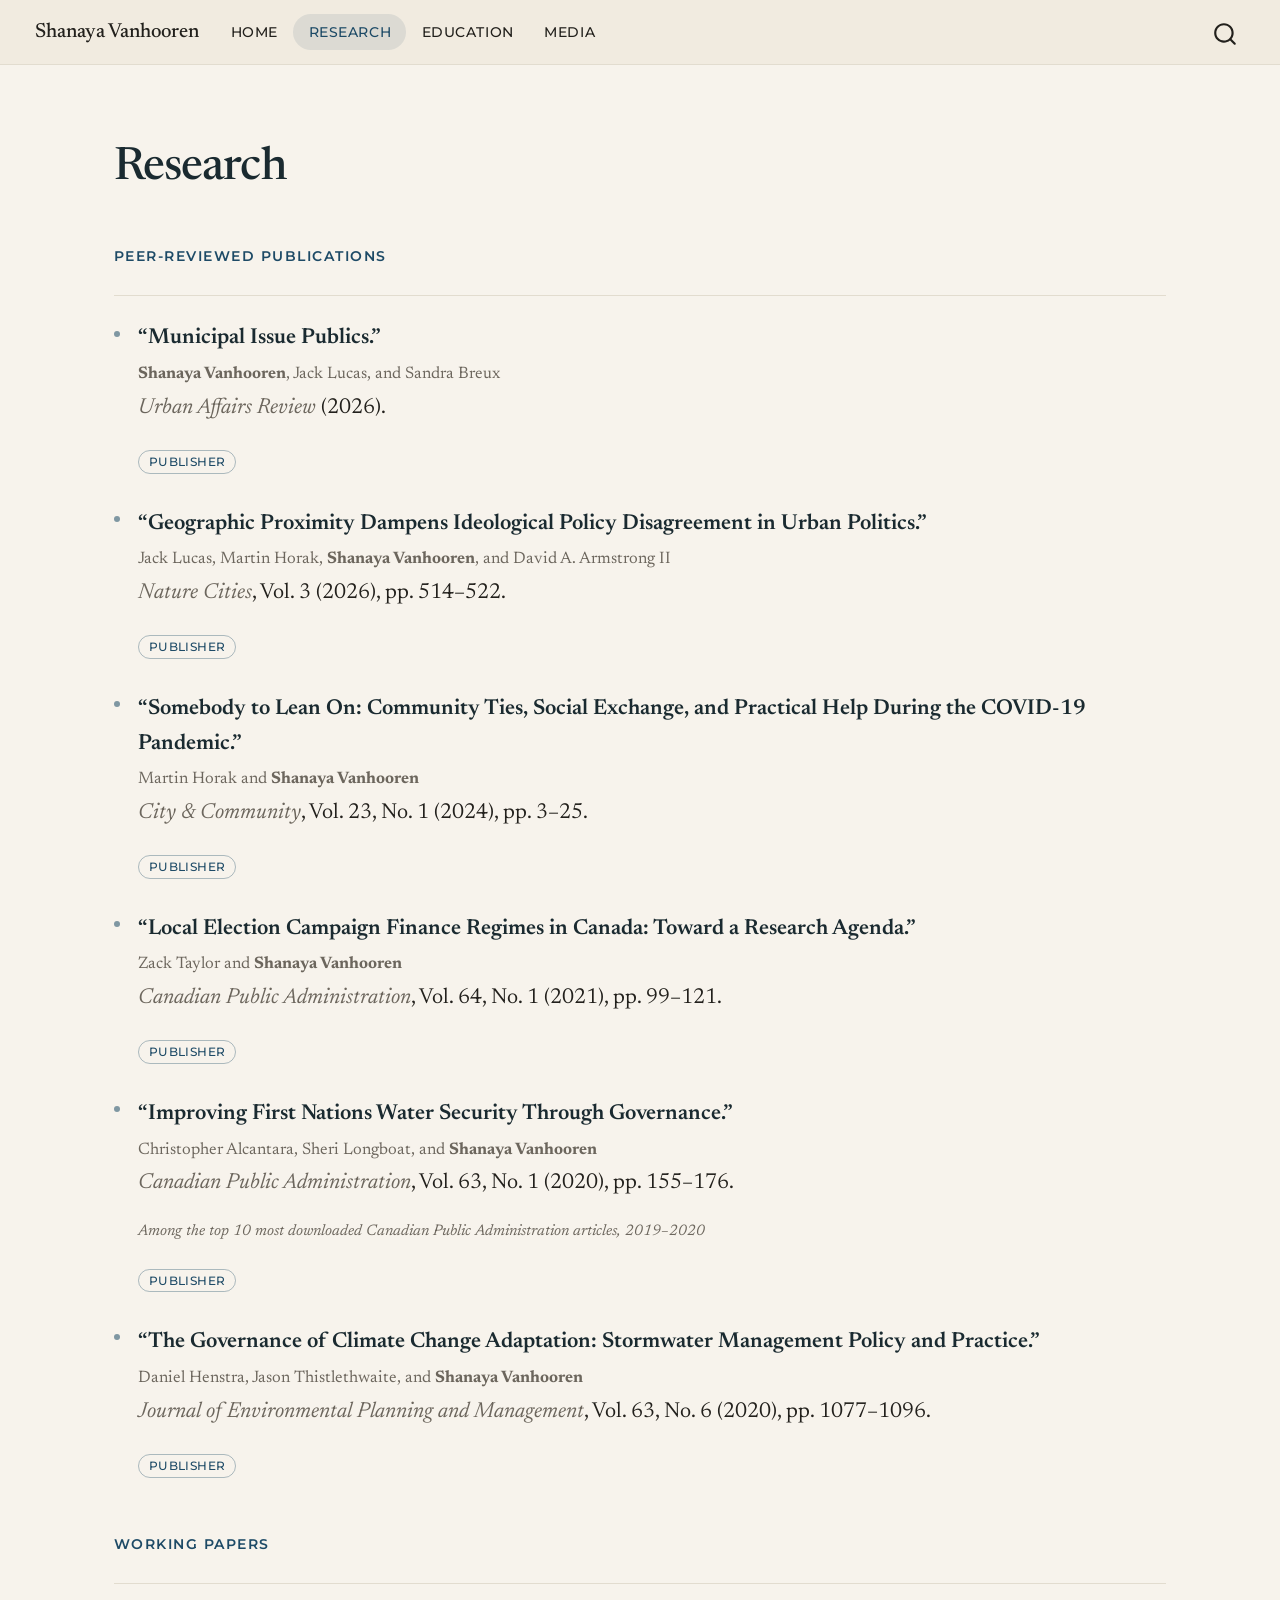
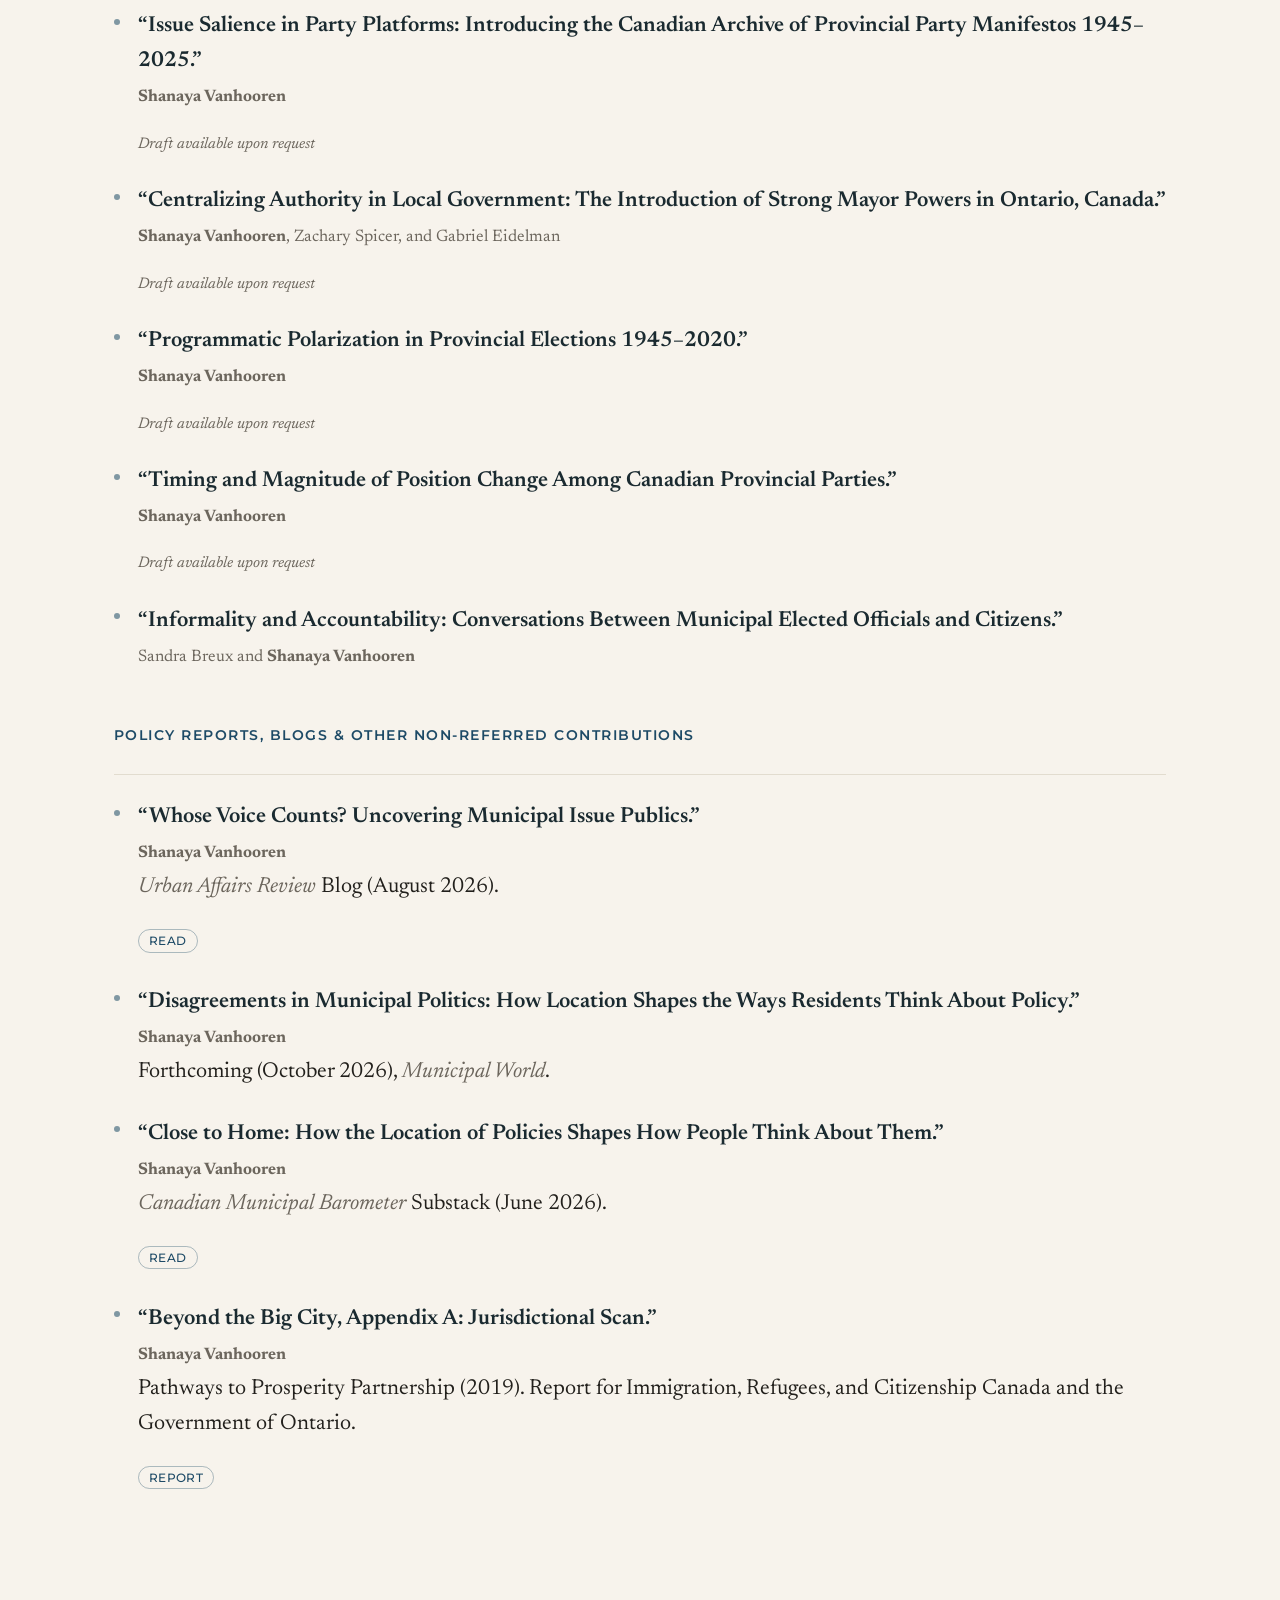
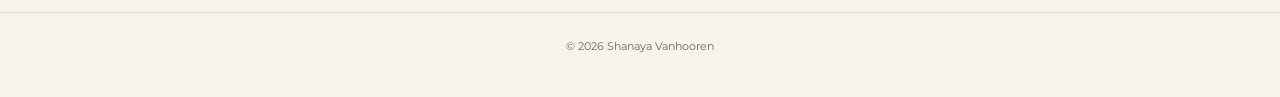
<file: docs/research.html>
<!DOCTYPE html>
<html xmlns="http://www.w3.org/1999/xhtml" lang="en" xml:lang="en"><head>

<meta charset="utf-8">
<meta name="generator" content="quarto-1.9.37">

<meta name="viewport" content="width=device-width, initial-scale=1.0, user-scalable=yes">


<title>Research – Shanaya Vanhooren</title>
<style>
/* Default styles provided by pandoc.
** See https://pandoc.org/MANUAL.html#variables-for-html for config info.
*/
code{white-space: pre-wrap;}
span.smallcaps{font-variant: small-caps;}
div.columns{display: flex; gap: min(4vw, 1.5em);}
div.column{flex: auto; overflow-x: auto;}
div.hanging-indent{margin-left: 1.5em; text-indent: -1.5em;}
ul.task-list{list-style: none;}
ul.task-list li input[type="checkbox"] {
  width: 0.8em;
  margin: 0 0.8em 0.2em -1em; /* quarto-specific, see https://github.com/quarto-dev/quarto-cli/issues/4556 */ 
  vertical-align: middle;
}
</style>


<script src="site_libs/quarto-nav/quarto-nav.js"></script>
<script src="site_libs/quarto-nav/headroom.min.js"></script>
<script src="site_libs/clipboard/clipboard.min.js"></script>
<script src="site_libs/quarto-search/autocomplete.umd.js"></script>
<script src="site_libs/quarto-search/fuse.min.js"></script>
<script src="site_libs/quarto-search/quarto-search.js"></script>
<meta name="quarto:offset" content="./">
<script src="site_libs/quarto-html/quarto.js" type="module"></script>
<script src="site_libs/quarto-html/tabsets/tabsets.js" type="module"></script>
<script src="site_libs/quarto-html/popper.min.js"></script>
<script src="site_libs/quarto-html/tippy.umd.min.js"></script>
<script src="site_libs/quarto-html/anchor.min.js"></script>
<link href="site_libs/quarto-html/tippy.css" rel="stylesheet">
<link href="site_libs/quarto-html/quarto-syntax-highlighting-7f8f88aac4f3542376d5c11b86a4c14d.css" rel="stylesheet" id="quarto-text-highlighting-styles">
<script src="site_libs/bootstrap/bootstrap.min.js"></script>
<link href="site_libs/bootstrap/bootstrap-icons.css" rel="stylesheet">
<link href="site_libs/bootstrap/bootstrap-046c7a64d52c746981b41061ab3e5bde.min.css" rel="stylesheet" append-hash="true" id="quarto-bootstrap" data-mode="light">
<script id="quarto-search-options" type="application/json">{
  "location": "navbar",
  "copy-button": false,
  "collapse-after": 3,
  "panel-placement": "end",
  "type": "overlay",
  "limit": 50,
  "keyboard-shortcut": [
    "f",
    "/",
    "s"
  ],
  "show-item-context": false,
  "language": {
    "search-no-results-text": "No results",
    "search-matching-documents-text": "matching documents",
    "search-copy-link-title": "Copy link to search",
    "search-hide-matches-text": "Hide additional matches",
    "search-more-match-text": "more match in this document",
    "search-more-matches-text": "more matches in this document",
    "search-clear-button-title": "Clear",
    "search-text-placeholder": "",
    "search-detached-cancel-button-title": "Cancel",
    "search-submit-button-title": "Submit",
    "search-label": "Search"
  }
}</script>


</head>

<body class="nav-fixed fullcontent quarto-light">

<div id="quarto-search-results"></div>
  <header id="quarto-header" class="headroom fixed-top">
    <nav class="navbar navbar-expand-lg " data-bs-theme="dark">
      <div class="navbar-container container-fluid">
      <div class="navbar-brand-container mx-auto">
    <a class="navbar-brand" href="./index.html">
    <span class="navbar-title">Shanaya Vanhooren</span>
    </a>
  </div>
            <div id="quarto-search" class="" title="Search"></div>
          <button class="navbar-toggler" type="button" data-bs-toggle="collapse" data-bs-target="#navbarCollapse" aria-controls="navbarCollapse" role="menu" aria-expanded="false" aria-label="Toggle navigation" onclick="if (window.quartoToggleHeadroom) { window.quartoToggleHeadroom(); }">
  <span class="navbar-toggler-icon"></span>
</button>
          <div class="collapse navbar-collapse" id="navbarCollapse">
            <ul class="navbar-nav navbar-nav-scroll me-auto">
  <li class="nav-item">
    <a class="nav-link" href="./index.html"> 
<span class="menu-text">Home</span></a>
  </li>  
  <li class="nav-item">
    <a class="nav-link active" href="./research.html" aria-current="page"> 
<span class="menu-text">Research</span></a>
  </li>  
  <li class="nav-item">
    <a class="nav-link" href="./education.html"> 
<span class="menu-text">Education</span></a>
  </li>  
  <li class="nav-item">
    <a class="nav-link" href="./media.html"> 
<span class="menu-text">Media</span></a>
  </li>  
</ul>
          </div> <!-- /navcollapse -->
            <div class="quarto-navbar-tools">
</div>
      </div> <!-- /container-fluid -->
    </nav>
</header>
<!-- content -->
<div id="quarto-content" class="quarto-container page-columns page-rows-contents page-layout-article page-navbar">
<!-- sidebar -->
<!-- margin-sidebar -->
    
<!-- main -->
<main class="content" id="quarto-document-content">

<header id="title-block-header" class="quarto-title-block default">
<div class="quarto-title">
<h1 class="title">Research</h1>
</div>



<div class="quarto-title-meta">

    
  
    
  </div>
  


</header>


<div class="section-heading">
<p>Peer-Reviewed Publications</p>
</div>
<div class="pub-entry">
<p><span class="pub-title">“Municipal Issue Publics.”</span><br> <span class="pub-authors"><strong>Shanaya Vanhooren</strong>, Jack Lucas, and Sandra Breux</span><br> <span class="pub-journal">Urban Affairs Review</span> (2026).</p>
<div class="pub-links">
<p><a href="https://doi.org/10.1177/10780874261475602">Publisher</a></p>
</div>
</div>
<div class="pub-entry">
<p><span class="pub-title">“Geographic Proximity Dampens Ideological Policy Disagreement in Urban Politics.”</span><br> <span class="pub-authors">Jack Lucas, Martin Horak, <strong>Shanaya Vanhooren</strong>, and David A. Armstrong II</span><br> <span class="pub-journal">Nature Cities</span>, Vol. 3 (2026), pp.&nbsp;514–522.</p>
<div class="pub-links">
<p><a href="https://doi.org/10.1038/s44284-026-00450-y">Publisher</a></p>
</div>
</div>
<div class="pub-entry">
<p><span class="pub-title">“Somebody to Lean On: Community Ties, Social Exchange, and Practical Help During the COVID-19 Pandemic.”</span><br> <span class="pub-authors">Martin Horak and <strong>Shanaya Vanhooren</strong></span><br> <span class="pub-journal">City &amp; Community</span>, Vol. 23, No.&nbsp;1 (2024), pp.&nbsp;3–25.</p>
<div class="pub-links">
<p><a href="https://doi.org/10.1177/15356841231159370">Publisher</a></p>
</div>
</div>
<div class="pub-entry">
<p><span class="pub-title">“Local Election Campaign Finance Regimes in Canada: Toward a Research Agenda.”</span><br> <span class="pub-authors">Zack Taylor and <strong>Shanaya Vanhooren</strong></span><br> <span class="pub-journal">Canadian Public Administration</span>, Vol. 64, No.&nbsp;1 (2021), pp.&nbsp;99–121.</p>
<div class="pub-links">
<p><a href="https://doi.org/10.1111/capa.12400">Publisher</a></p>
</div>
</div>
<div class="pub-entry">
<p><span class="pub-title">“Improving First Nations Water Security Through Governance.”</span><br> <span class="pub-authors">Christopher Alcantara, Sheri Longboat, and <strong>Shanaya Vanhooren</strong></span><br> <span class="pub-journal">Canadian Public Administration</span>, Vol. 63, No.&nbsp;1 (2020), pp.&nbsp;155–176.</p>
<div class="pub-note">
<p>Among the top 10 most downloaded <em>Canadian Public Administration</em> articles, 2019–2020</p>
</div>
<div class="pub-links">
<p><a href="https://doi.org/10.1111/capa.12363">Publisher</a></p>
</div>
</div>
<div class="pub-entry">
<p><span class="pub-title">“The Governance of Climate Change Adaptation: Stormwater Management Policy and Practice.”</span><br> <span class="pub-authors">Daniel Henstra, Jason Thistlethwaite, and <strong>Shanaya Vanhooren</strong></span><br> <span class="pub-journal">Journal of Environmental Planning and Management</span>, Vol. 63, No.&nbsp;6 (2020), pp.&nbsp;1077–1096.</p>
<div class="pub-links">
<p><a href="https://doi.org/10.1080/09640568.2019.1634015">Publisher</a></p>
</div>
</div>
<div class="section-heading">
<p>Working Papers</p>
</div>
<div class="pub-entry">
<p><span class="pub-title">“Issue Salience in Party Platforms: Introducing the Canadian Archive of Provincial Party Manifestos 1945–2025.”</span><br> <span class="pub-authors"><strong>Shanaya Vanhooren</strong></span></p>
<div class="pub-note">
<p>Draft available upon request</p>
</div>
</div>
<div class="pub-entry">
<p><span class="pub-title">“Centralizing Authority in Local Government: The Introduction of Strong Mayor Powers in Ontario, Canada.”</span><br> <span class="pub-authors"><strong>Shanaya Vanhooren</strong>, Zachary Spicer, and Gabriel Eidelman</span></p>
<div class="pub-note">
<p>Draft available upon request</p>
</div>
</div>
<div class="pub-entry">
<p><span class="pub-title">“Programmatic Polarization in Provincial Elections 1945–2020.”</span><br> <span class="pub-authors"><strong>Shanaya Vanhooren</strong></span></p>
<div class="pub-note">
<p>Draft available upon request</p>
</div>
</div>
<div class="pub-entry">
<p><span class="pub-title">“Timing and Magnitude of Position Change Among Canadian Provincial Parties.”</span><br> <span class="pub-authors"><strong>Shanaya Vanhooren</strong></span></p>
<div class="pub-note">
<p>Draft available upon request</p>
</div>
</div>
<div class="pub-entry">
<p><span class="pub-title">“Informality and Accountability: Conversations Between Municipal Elected Officials and Citizens.”</span><br> <span class="pub-authors">Sandra Breux and <strong>Shanaya Vanhooren</strong></span></p>
</div>
<div class="section-heading">
<p>Policy Reports, Blogs &amp; Other Non-Referred Contributions</p>
</div>
<div class="pub-entry">
<p><span class="pub-title">“Whose Voice Counts? Uncovering Municipal Issue Publics.”</span><br> <span class="pub-authors"><strong>Shanaya Vanhooren</strong></span><br> <span class="pub-journal">Urban Affairs Review</span> Blog (August 2026).</p>
<div class="pub-links">
<p><a href="https://www.urbanaffairsreview.com/uar-archive/whose-voice-counts-uncovering-municipal-issue-publics">Read</a></p>
</div>
</div>
<div class="pub-entry">
<p><span class="pub-title">“Disagreements in Municipal Politics: How Location Shapes the Ways Residents Think About Policy.”</span><br> <span class="pub-authors"><strong>Shanaya Vanhooren</strong></span><br> Forthcoming (October 2026), <span class="pub-journal">Municipal World</span>.</p>
</div>
<div class="pub-entry">
<p><span class="pub-title">“Close to Home: How the Location of Policies Shapes How People Think About Them.”</span><br> <span class="pub-authors"><strong>Shanaya Vanhooren</strong></span><br> <span class="pub-journal">Canadian Municipal Barometer</span> Substack (June 2026).</p>
<div class="pub-links">
<p><a href="https://cmbbmc.substack.com/p/close-to-home-how-the-location-of">Read</a></p>
</div>
</div>
<div class="pub-entry">
<p><span class="pub-title">“Beyond the Big City, Appendix A: Jurisdictional Scan.”</span><br> <span class="pub-authors"><strong>Shanaya Vanhooren</strong></span><br> Pathways to Prosperity Partnership (2019). Report for Immigration, Refugees, and Citizenship Canada and the Government of Ontario.</p>
<div class="pub-links">
<p><a href="https://ppforum.ca/wp-content/uploads/2019/07/BeyondTheBigCity_AppendixAJurisdictionalScan-PPF-July2019-1.pdf">Report</a></p>
</div>
</div>



</main> <!-- /main -->
<script id="quarto-html-after-body" type="application/javascript">
  window.document.addEventListener("DOMContentLoaded", function (event) {
    const icon = "";
    const anchorJS = new window.AnchorJS();
    anchorJS.options = {
      placement: 'right',
      icon: icon
    };
    anchorJS.add('.anchored');
    const isCodeAnnotation = (el) => {
      for (const clz of el.classList) {
        if (clz.startsWith('code-annotation-')) {                     
          return true;
        }
      }
      return false;
    }
    const onCopySuccess = function(e) {
      // button target
      const button = e.trigger;
      // don't keep focus
      button.blur();
      // flash "checked"
      button.classList.add('code-copy-button-checked');
      var currentTitle = button.getAttribute("title");
      button.setAttribute("title", "Copied!");
      let tooltip;
      if (window.bootstrap) {
        button.setAttribute("data-bs-toggle", "tooltip");
        button.setAttribute("data-bs-placement", "left");
        button.setAttribute("data-bs-title", "Copied!");
        tooltip = new bootstrap.Tooltip(button, 
          { trigger: "manual", 
            customClass: "code-copy-button-tooltip",
            offset: [0, -8]});
        tooltip.show();    
      }
      setTimeout(function() {
        if (tooltip) {
          tooltip.hide();
          button.removeAttribute("data-bs-title");
          button.removeAttribute("data-bs-toggle");
          button.removeAttribute("data-bs-placement");
        }
        button.setAttribute("title", currentTitle);
        button.classList.remove('code-copy-button-checked');
      }, 1000);
      // clear code selection
      e.clearSelection();
    }
    const getTextToCopy = function(trigger) {
      const outerScaffold = trigger.parentElement.cloneNode(true);
      const codeEl = outerScaffold.querySelector('code');
      for (const childEl of codeEl.children) {
        if (isCodeAnnotation(childEl)) {
          childEl.remove();
        }
      }
      return codeEl.innerText;
    }
    const clipboard = new window.ClipboardJS('.code-copy-button:not([data-in-quarto-modal])', {
      text: getTextToCopy
    });
    clipboard.on('success', onCopySuccess);
    if (window.document.getElementById('quarto-embedded-source-code-modal')) {
      const clipboardModal = new window.ClipboardJS('.code-copy-button[data-in-quarto-modal]', {
        text: getTextToCopy,
        container: window.document.getElementById('quarto-embedded-source-code-modal')
      });
      clipboardModal.on('success', onCopySuccess);
    }
      var localhostRegex = new RegExp(/^(?:http|https):\/\/localhost\:?[0-9]*\//);
      var mailtoRegex = new RegExp(/^mailto:/);
        var filterRegex = new RegExp('/' + window.location.host + '/');
      var isInternal = (href) => {
          return filterRegex.test(href) || localhostRegex.test(href) || mailtoRegex.test(href);
      }
      // Inspect non-navigation links and adorn them if external
     var links = window.document.querySelectorAll('a[href]:not(.nav-link):not(.navbar-brand):not(.toc-action):not(.sidebar-link):not(.sidebar-item-toggle):not(.pagination-link):not(.no-external):not([aria-hidden]):not(.dropdown-item):not(.quarto-navigation-tool):not(.about-link)');
      for (var i=0; i<links.length; i++) {
        const link = links[i];
        if (!isInternal(link.href)) {
          // undo the damage that might have been done by quarto-nav.js in the case of
          // links that we want to consider external
          if (link.dataset.originalHref !== undefined) {
            link.href = link.dataset.originalHref;
          }
            // target, if specified
            link.setAttribute("target", "_blank");
            if (link.getAttribute("rel") === null) {
              link.setAttribute("rel", "noopener");
            }
        }
      }
    function tippyHover(el, contentFn, onTriggerFn, onUntriggerFn) {
      const config = {
        allowHTML: true,
        maxWidth: 500,
        delay: 100,
        arrow: false,
        appendTo: function(el) {
            return el.parentElement;
        },
        interactive: true,
        interactiveBorder: 10,
        theme: 'quarto',
        placement: 'bottom-start',
      };
      if (contentFn) {
        config.content = contentFn;
      }
      if (onTriggerFn) {
        config.onTrigger = onTriggerFn;
      }
      if (onUntriggerFn) {
        config.onUntrigger = onUntriggerFn;
      }
      window.tippy(el, config); 
    }
    const noterefs = window.document.querySelectorAll('a[role="doc-noteref"]');
    for (var i=0; i<noterefs.length; i++) {
      const ref = noterefs[i];
      tippyHover(ref, function() {
        // use id or data attribute instead here
        let href = ref.getAttribute('data-footnote-href') || ref.getAttribute('href');
        try { href = new URL(href).hash; } catch {}
        const id = href.replace(/^#\/?/, "");
        const note = window.document.getElementById(id);
        if (note) {
          return note.innerHTML;
        } else {
          return "";
        }
      });
    }
    const xrefs = window.document.querySelectorAll('a.quarto-xref');
    const processXRef = (id, note) => {
      // Strip column container classes
      const stripColumnClz = (el) => {
        el.classList.remove("page-full", "page-columns");
        if (el.children) {
          for (const child of el.children) {
            stripColumnClz(child);
          }
        }
      }
      stripColumnClz(note)
      if (id === null || id.startsWith('sec-')) {
        // Special case sections, only their first couple elements
        const container = document.createElement("div");
        if (note.children && note.children.length > 2) {
          container.appendChild(note.children[0].cloneNode(true));
          for (let i = 1; i < note.children.length; i++) {
            const child = note.children[i];
            if (child.tagName === "P" && child.innerText === "") {
              continue;
            } else {
              container.appendChild(child.cloneNode(true));
              break;
            }
          }
          if (window.Quarto?.typesetMath) {
            window.Quarto.typesetMath(container);
          }
          return container.innerHTML
        } else {
          if (window.Quarto?.typesetMath) {
            window.Quarto.typesetMath(note);
          }
          return note.innerHTML;
        }
      } else {
        // Remove any anchor links if they are present
        const anchorLink = note.querySelector('a.anchorjs-link');
        if (anchorLink) {
          anchorLink.remove();
        }
        if (window.Quarto?.typesetMath) {
          window.Quarto.typesetMath(note);
        }
        if (note.classList.contains("callout")) {
          return note.outerHTML;
        } else {
          return note.innerHTML;
        }
      }
    }
    for (var i=0; i<xrefs.length; i++) {
      const xref = xrefs[i];
      tippyHover(xref, undefined, function(instance) {
        instance.disable();
        let url = xref.getAttribute('href');
        let hash = undefined; 
        if (url.startsWith('#')) {
          hash = url;
        } else {
          try { hash = new URL(url).hash; } catch {}
        }
        if (hash) {
          const id = hash.replace(/^#\/?/, "");
          const note = window.document.getElementById(id);
          if (note !== null) {
            try {
              const html = processXRef(id, note.cloneNode(true));
              instance.setContent(html);
            } finally {
              instance.enable();
              instance.show();
            }
          } else {
            // See if we can fetch this
            fetch(url.split('#')[0])
            .then(res => res.text())
            .then(html => {
              const parser = new DOMParser();
              const htmlDoc = parser.parseFromString(html, "text/html");
              const note = htmlDoc.getElementById(id);
              if (note !== null) {
                const html = processXRef(id, note);
                instance.setContent(html);
              } 
            }).finally(() => {
              instance.enable();
              instance.show();
            });
          }
        } else {
          // See if we can fetch a full url (with no hash to target)
          // This is a special case and we should probably do some content thinning / targeting
          fetch(url)
          .then(res => res.text())
          .then(html => {
            const parser = new DOMParser();
            const htmlDoc = parser.parseFromString(html, "text/html");
            const note = htmlDoc.querySelector('main.content');
            if (note !== null) {
              // This should only happen for chapter cross references
              // (since there is no id in the URL)
              // remove the first header
              if (note.children.length > 0 && note.children[0].tagName === "HEADER") {
                note.children[0].remove();
              }
              const html = processXRef(null, note);
              instance.setContent(html);
            } 
          }).finally(() => {
            instance.enable();
            instance.show();
          });
        }
      }, function(instance) {
      });
    }
        let selectedAnnoteEl;
        const selectorForAnnotation = ( cell, annotation) => {
          let cellAttr = 'data-code-cell="' + cell + '"';
          let lineAttr = 'data-code-annotation="' +  annotation + '"';
          const selector = 'span[' + cellAttr + '][' + lineAttr + ']';
          return selector;
        }
        const selectCodeLines = (annoteEl) => {
          const doc = window.document;
          const targetCell = annoteEl.getAttribute("data-target-cell");
          const targetAnnotation = annoteEl.getAttribute("data-target-annotation");
          const annoteSpan = window.document.querySelector(selectorForAnnotation(targetCell, targetAnnotation));
          const lines = annoteSpan.getAttribute("data-code-lines").split(",");
          const lineIds = lines.map((line) => {
            return targetCell + "-" + line;
          })
          let top = null;
          let height = null;
          let parent = null;
          if (lineIds.length > 0) {
              //compute the position of the single el (top and bottom and make a div)
              const el = window.document.getElementById(lineIds[0]);
              top = el.offsetTop;
              height = el.offsetHeight;
              parent = el.parentElement.parentElement;
            if (lineIds.length > 1) {
              const lastEl = window.document.getElementById(lineIds[lineIds.length - 1]);
              const bottom = lastEl.offsetTop + lastEl.offsetHeight;
              height = bottom - top;
            }
            if (top !== null && height !== null && parent !== null) {
              // cook up a div (if necessary) and position it 
              let div = window.document.getElementById("code-annotation-line-highlight");
              if (div === null) {
                div = window.document.createElement("div");
                div.setAttribute("id", "code-annotation-line-highlight");
                div.style.position = 'absolute';
                parent.appendChild(div);
              }
              div.style.top = top - 2 + "px";
              div.style.height = height + 4 + "px";
              div.style.left = 0;
              let gutterDiv = window.document.getElementById("code-annotation-line-highlight-gutter");
              if (gutterDiv === null) {
                gutterDiv = window.document.createElement("div");
                gutterDiv.setAttribute("id", "code-annotation-line-highlight-gutter");
                gutterDiv.style.position = 'absolute';
                const codeCell = window.document.getElementById(targetCell);
                const gutter = codeCell.querySelector('.code-annotation-gutter');
                gutter.appendChild(gutterDiv);
              }
              gutterDiv.style.top = top - 2 + "px";
              gutterDiv.style.height = height + 4 + "px";
            }
            selectedAnnoteEl = annoteEl;
          }
        };
        const unselectCodeLines = () => {
          const elementsIds = ["code-annotation-line-highlight", "code-annotation-line-highlight-gutter"];
          elementsIds.forEach((elId) => {
            const div = window.document.getElementById(elId);
            if (div) {
              div.remove();
            }
          });
          selectedAnnoteEl = undefined;
        };
          // Handle positioning of the toggle
      window.addEventListener(
        "resize",
        throttle(() => {
          elRect = undefined;
          if (selectedAnnoteEl) {
            selectCodeLines(selectedAnnoteEl);
          }
        }, 10)
      );
      function throttle(fn, ms) {
      let throttle = false;
      let timer;
        return (...args) => {
          if(!throttle) { // first call gets through
              fn.apply(this, args);
              throttle = true;
          } else { // all the others get throttled
              if(timer) clearTimeout(timer); // cancel #2
              timer = setTimeout(() => {
                fn.apply(this, args);
                timer = throttle = false;
              }, ms);
          }
        };
      }
        // Attach click handler to the DT
        const annoteDls = window.document.querySelectorAll('dt[data-target-cell]');
        for (const annoteDlNode of annoteDls) {
          annoteDlNode.addEventListener('click', (event) => {
            const clickedEl = event.target;
            if (clickedEl !== selectedAnnoteEl) {
              unselectCodeLines();
              const activeEl = window.document.querySelector('dt[data-target-cell].code-annotation-active');
              if (activeEl) {
                activeEl.classList.remove('code-annotation-active');
              }
              selectCodeLines(clickedEl);
              clickedEl.classList.add('code-annotation-active');
            } else {
              // Unselect the line
              unselectCodeLines();
              clickedEl.classList.remove('code-annotation-active');
            }
          });
        }
    const findCites = (el) => {
      const parentEl = el.parentElement;
      if (parentEl) {
        const cites = parentEl.dataset.cites;
        if (cites) {
          return {
            el,
            cites: cites.split(' ')
          };
        } else {
          return findCites(el.parentElement)
        }
      } else {
        return undefined;
      }
    };
    var bibliorefs = window.document.querySelectorAll('a[role="doc-biblioref"]');
    for (var i=0; i<bibliorefs.length; i++) {
      const ref = bibliorefs[i];
      const citeInfo = findCites(ref);
      if (citeInfo) {
        tippyHover(citeInfo.el, function() {
          var popup = window.document.createElement('div');
          citeInfo.cites.forEach(function(cite) {
            var citeDiv = window.document.createElement('div');
            citeDiv.classList.add('hanging-indent');
            citeDiv.classList.add('csl-entry');
            var biblioDiv = window.document.getElementById('ref-' + cite);
            if (biblioDiv) {
              citeDiv.innerHTML = biblioDiv.innerHTML;
            }
            popup.appendChild(citeDiv);
          });
          return popup.innerHTML;
        });
      }
    }
  });
  </script>
</div> <!-- /content -->
<footer class="footer">
  <div class="nav-footer">
    <div class="nav-footer-left">
      &nbsp;
    </div>   
    <div class="nav-footer-center">
<p>© 2026 Shanaya Vanhooren</p>
</div>
    <div class="nav-footer-right">
      &nbsp;
    </div>
  </div>
</footer>




</body></html>
</file>
<file: docs/site_libs/quarto-html/tippy.css>
.tippy-box[data-animation=fade][data-state=hidden]{opacity:0}[data-tippy-root]{max-width:calc(100vw - 10px)}.tippy-box{position:relative;background-color:#333;color:#fff;border-radius:4px;font-size:14px;line-height:1.4;white-space:normal;outline:0;transition-property:transform,visibility,opacity}.tippy-box[data-placement^=top]>.tippy-arrow{bottom:0}.tippy-box[data-placement^=top]>.tippy-arrow:before{bottom:-7px;left:0;border-width:8px 8px 0;border-top-color:initial;transform-origin:center top}.tippy-box[data-placement^=bottom]>.tippy-arrow{top:0}.tippy-box[data-placement^=bottom]>.tippy-arrow:before{top:-7px;left:0;border-width:0 8px 8px;border-bottom-color:initial;transform-origin:center bottom}.tippy-box[data-placement^=left]>.tippy-arrow{right:0}.tippy-box[data-placement^=left]>.tippy-arrow:before{border-width:8px 0 8px 8px;border-left-color:initial;right:-7px;transform-origin:center left}.tippy-box[data-placement^=right]>.tippy-arrow{left:0}.tippy-box[data-placement^=right]>.tippy-arrow:before{left:-7px;border-width:8px 8px 8px 0;border-right-color:initial;transform-origin:center right}.tippy-box[data-inertia][data-state=visible]{transition-timing-function:cubic-bezier(.54,1.5,.38,1.11)}.tippy-arrow{width:16px;height:16px;color:#333}.tippy-arrow:before{content:"";position:absolute;border-color:transparent;border-style:solid}.tippy-content{position:relative;padding:5px 9px;z-index:1}
</file>
<file: docs/site_libs/quarto-html/quarto-syntax-highlighting-7f8f88aac4f3542376d5c11b86a4c14d.css>
/* quarto syntax highlight colors */
:root {
  --quarto-hl-ot-color: #003B4F;
  --quarto-hl-at-color: #657422;
  --quarto-hl-ss-color: #20794D;
  --quarto-hl-an-color: #5E5E5E;
  --quarto-hl-fu-color: #4758AB;
  --quarto-hl-st-color: #20794D;
  --quarto-hl-cf-color: #003B4F;
  --quarto-hl-op-color: #5E5E5E;
  --quarto-hl-er-color: #AD0000;
  --quarto-hl-bn-color: #AD0000;
  --quarto-hl-al-color: #AD0000;
  --quarto-hl-va-color: #111111;
  --quarto-hl-bu-color: inherit;
  --quarto-hl-ex-color: inherit;
  --quarto-hl-pp-color: #AD0000;
  --quarto-hl-in-color: #5E5E5E;
  --quarto-hl-vs-color: #20794D;
  --quarto-hl-wa-color: #5E5E5E;
  --quarto-hl-do-color: #5E5E5E;
  --quarto-hl-im-color: #00769E;
  --quarto-hl-ch-color: #20794D;
  --quarto-hl-dt-color: #AD0000;
  --quarto-hl-fl-color: #AD0000;
  --quarto-hl-co-color: #5E5E5E;
  --quarto-hl-cv-color: #5E5E5E;
  --quarto-hl-cn-color: #8f5902;
  --quarto-hl-sc-color: #5E5E5E;
  --quarto-hl-dv-color: #AD0000;
  --quarto-hl-kw-color: #003B4F;
}

/* other quarto variables */
:root {
  --quarto-font-monospace: SFMono-Regular, Menlo, Monaco, Consolas, "Liberation Mono", "Courier New", monospace;
}

/* syntax highlight based on Pandoc's rules */
pre > code.sourceCode > span {
  color: #003B4F;
}

code.sourceCode > span {
  color: #003B4F;
}

div.sourceCode,
div.sourceCode pre.sourceCode {
  color: #003B4F;
}

/* Normal */
code span {
  color: #003B4F;
}

/* Alert */
code span.al {
  color: #AD0000;
  font-style: inherit;
}

/* Annotation */
code span.an {
  color: #5E5E5E;
  font-style: inherit;
}

/* Attribute */
code span.at {
  color: #657422;
  font-style: inherit;
}

/* BaseN */
code span.bn {
  color: #AD0000;
  font-style: inherit;
}

/* BuiltIn */
code span.bu {
  font-style: inherit;
}

/* ControlFlow */
code span.cf {
  color: #003B4F;
  font-weight: bold;
  font-style: inherit;
}

/* Char */
code span.ch {
  color: #20794D;
  font-style: inherit;
}

/* Constant */
code span.cn {
  color: #8f5902;
  font-style: inherit;
}

/* Comment */
code span.co {
  color: #5E5E5E;
  font-style: inherit;
}

/* CommentVar */
code span.cv {
  color: #5E5E5E;
  font-style: italic;
}

/* Documentation */
code span.do {
  color: #5E5E5E;
  font-style: italic;
}

/* DataType */
code span.dt {
  color: #AD0000;
  font-style: inherit;
}

/* DecVal */
code span.dv {
  color: #AD0000;
  font-style: inherit;
}

/* Error */
code span.er {
  color: #AD0000;
  font-style: inherit;
}

/* Extension */
code span.ex {
  font-style: inherit;
}

/* Float */
code span.fl {
  color: #AD0000;
  font-style: inherit;
}

/* Function */
code span.fu {
  color: #4758AB;
  font-style: inherit;
}

/* Import */
code span.im {
  color: #00769E;
  font-style: inherit;
}

/* Information */
code span.in {
  color: #5E5E5E;
  font-style: inherit;
}

/* Keyword */
code span.kw {
  color: #003B4F;
  font-weight: bold;
  font-style: inherit;
}

/* Operator */
code span.op {
  color: #5E5E5E;
  font-style: inherit;
}

/* Other */
code span.ot {
  color: #003B4F;
  font-style: inherit;
}

/* Preprocessor */
code span.pp {
  color: #AD0000;
  font-style: inherit;
}

/* SpecialChar */
code span.sc {
  color: #5E5E5E;
  font-style: inherit;
}

/* SpecialString */
code span.ss {
  color: #20794D;
  font-style: inherit;
}

/* String */
code span.st {
  color: #20794D;
  font-style: inherit;
}

/* Variable */
code span.va {
  color: #111111;
  font-style: inherit;
}

/* VerbatimString */
code span.vs {
  color: #20794D;
  font-style: inherit;
}

/* Warning */
code span.wa {
  color: #5E5E5E;
  font-style: italic;
}

.prevent-inlining {
  content: "</";
}

/*# sourceMappingURL=789ad8cd35626ba772517505b42a116e.css.map */
</file>
